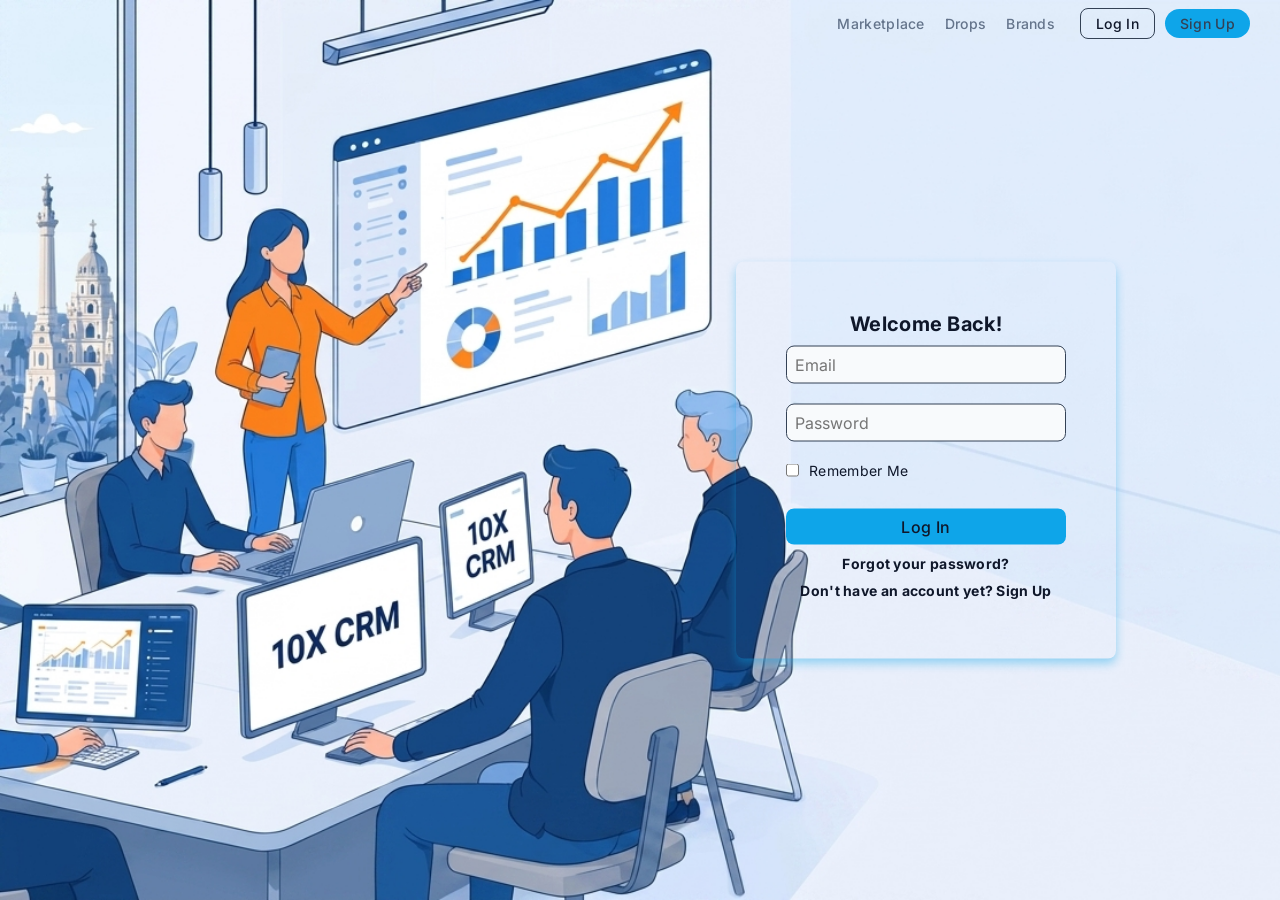
<file: index.html>
<!DOCTYPE html>
<html lang="en">
<head>
    <meta charset="UTF-8">
    <meta name="viewport" content="width=device-width, initial-scale=1.0">
    <title>10X CRM</title>
    <link rel="preconnect" href="https://fonts.googleapis.com">
    <link rel="preconnect" href="https://fonts.gstatic.com" crossorigin>
    <link href="https://fonts.googleapis.com/css2?family=Anton&family=Inter:ital,opsz,wght@0,14..32,100..900;1,14..32,100..900&family=Noto+Sans:ital,wght@0,100..900;1,100..900&family=Roboto+Mono:ital,wght@0,100..700;1,100..700&display=swap" rel="stylesheet">
    <link rel="stylesheet" href="css/style.css">
</head>
<body class="section-wrapper">

    <!-- header section with logo and navigation menu -->

    <header class="navbar">

        <nav class="nav-menu">
            <ul class="nav-links">
                <li><a href="#">Marketplace</a></li>
                <li><a href="#">Drops</a></li>
                <li><a href="#">Brands</a></li>
            </ul>

            <div class="nav-auth-buttons">
                <a href="index.html" class="btn-login">Log In</a>
                <a href="signup.html" class="btn-signup">Sign Up</a>
            </div>
        </nav>
    </header>

    <main class="main-content">
        <div class="login-main">
            <h1 class="login-title">Welcome Back!</h1>
            <form class="login">
                <input id= "emailInput" type="email" name="email" placeholder="Email">
                <input id= "passwordInput" type="password" name="password" placeholder="Password">
                <p id="errorMessage"></p>
                <div class="rememberme">
                    <input type="checkbox" id="rememberMe">
                    <label for="rememberMe">Remember Me</label>
                </div>
                <button class="login-button" type="submit">Log In</button>
            </form>
            <p class="forgot-password">
                <a href="forgot-password.html">Forgot your password?</a>
            </p>
            <p class="signup">
                <a href="signup.html">Don't have an account yet? Sign Up</a>
            </p>
        </div>
    </main>

    <script src="./js/guard.js"></script>
    <script src="./js/auth.js"></script>
</body>
</html>
</file>
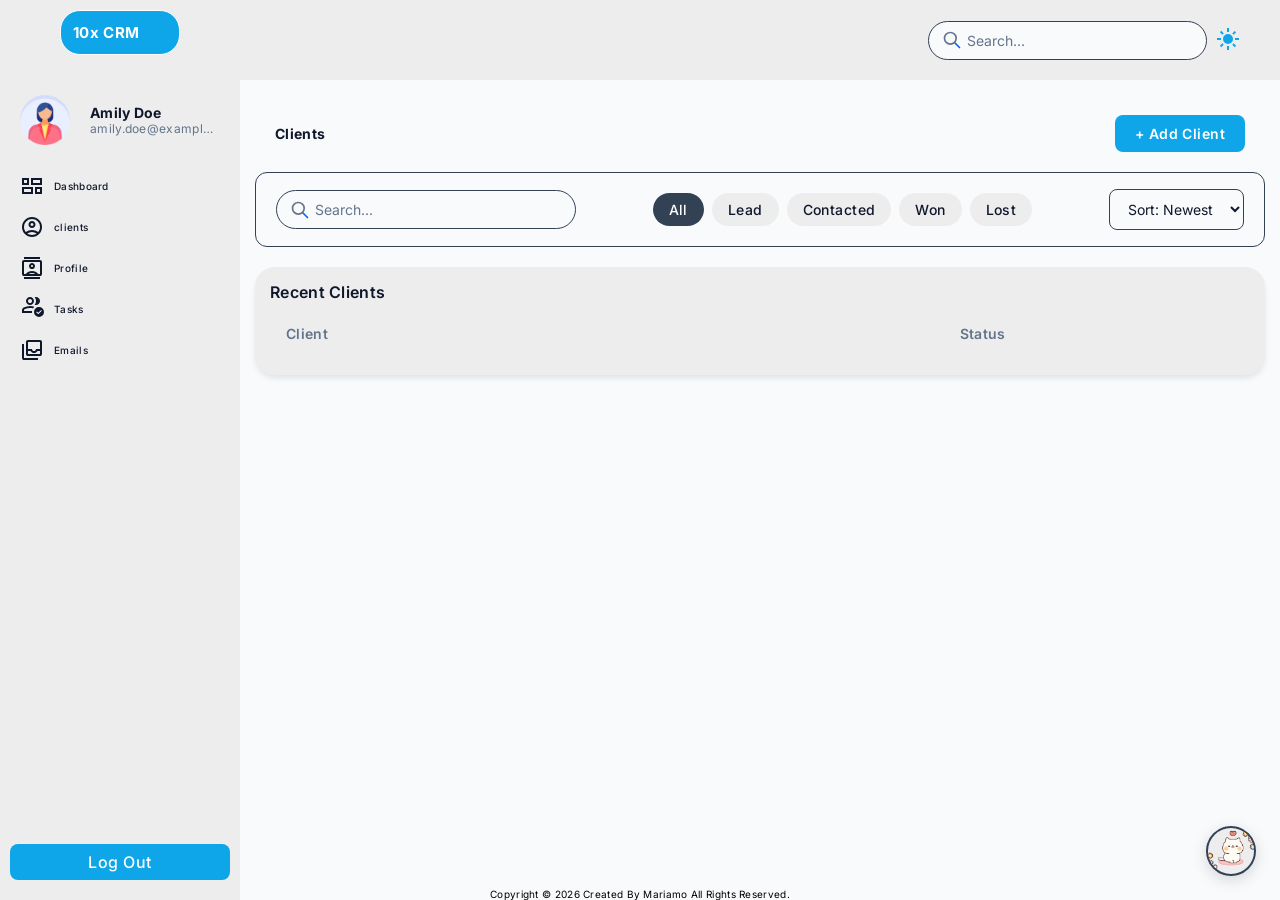
<file: clients.html>
<!DOCTYPE html>
<html lang="en">
<head>
    <meta charset="UTF-8">
    <meta name="viewport" content="width=device-width, initial-scale=1.0">
    <title>10X CRM</title>
    <link rel="preconnect" href="https://fonts.googleapis.com">
    <link rel="preconnect" href="https://fonts.gstatic.com" crossorigin>
    <link href="https://fonts.googleapis.com/css2?family=Anton&family=Inter:ital,opsz,wght@0,14..32,100..900;1,14..32,100..900&family=Noto+Sans:ital,wght@0,100..900;1,100..900&family=Roboto+Mono:ital,wght@0,100..700;1,100..700&display=swap" rel="stylesheet">
    <link rel="stylesheet" href="css/style.css">
</head>
<body class="app-layout">

    <input type="checkbox" id="burger-toggle" class="burger-toggle">

    <!-- header section with logo and navigation menu -->

    <header class="navbar dashboard">
        <nav class="nav-menu">
            <label for="burger-toggle" class="burger-label">
                <svg width="40px" height="40px" viewBox="0 0 24 24" fill="none" xmlns="http://www.w3.org/2000/svg">
                <path d="M8.12602 14C8.57006 15.7252 10.1362 17 12 17C13.8638 17 15.4299 15.7252 15.874 14M11.0177 2.764L4.23539 8.03912C3.78202 8.39175 3.55534 8.56806 3.39203 8.78886C3.24737 8.98444 3.1396 9.20478 3.07403 9.43905C3 9.70352 3 9.9907 3 10.5651V17.8C3 18.9201 3 19.4801 3.21799 19.908C3.40973 20.2843 3.71569 20.5903 4.09202 20.782C4.51984 21 5.07989 21 6.2 21H17.8C18.9201 21 19.4802 21 19.908 20.782C20.2843 20.5903 20.5903 20.2843 20.782 19.908C21 19.4801 21 18.9201 21 17.8V10.5651C21 9.9907 21 9.70352 20.926 9.43905C20.8604 9.20478 20.7526 8.98444 20.608 8.78886C20.4447 8.56806 20.218 8.39175 19.7646 8.03913L12.9823 2.764C12.631 2.49075 12.4553 2.35412 12.2613 2.3016C12.0902 2.25526 11.9098 2.25526 11.7387 2.3016C11.5447 2.35412 11.369 2.49075 11.0177 2.764Z" stroke="currentColor" stroke-width="2" stroke-linecap="round" stroke-linejoin="round"/>
                </svg>
            </label>
            <div class="right-side-header">
                <div class="search-box">
                    <svg class="search-icon" width="20px" height="20px" viewBox="0 0 24 24" id="search" data-name="Line Color" xmlns="http://www.w3.org/2000/svg">
                    <line id="secondary" x1="21" y1="21" x2="15" y2="15" style="fill: none; stroke: rgb(0 101 245); stroke-linecap: round; stroke-linejoin: round; stroke-width: 2;"></line>
                    <circle id="primary" cx="10" cy="10" r="7" style="fill: none; stroke: currentColor; stroke-linecap: round; stroke-linejoin: round; stroke-width: 2;"></circle>
                    </svg>
                    <input type="text" placeholder="Search...">
                </div>
                <button id="theme-switch">
                <svg xmlns="http://www.w3.org/2000/svg" height="24px" viewBox="0 -960 960 960" width="24px" fill="#1f1f1f"><path d="M338.5-338.5Q280-397 280-480t58.5-141.5Q397-680 480-680t141.5 58.5Q680-563 680-480t-58.5 141.5Q563-280 480-280t-141.5-58.5ZM200-440H40v-80h160v80Zm720 0H760v-80h160v80ZM440-760v-160h80v160h-80Zm0 720v-160h80v160h-80ZM256-650l-101-97 57-59 96 100-52 56Zm492 496-97-101 53-55 101 97-57 59Zm-98-550 97-101 59 57-100 96-56-52ZM154-212l101-97 55 53-97 101-59-57Z"/></svg>
                <svg xmlns="http://www.w3.org/2000/svg" height="24px" viewBox="0 -960 960 960" width="24px" fill="#1f1f1f"><path d="M600-640 480-760l120-120 120 120-120 120Zm200 120-80-80 80-80 80 80-80 80ZM483-80q-84 0-157.5-32t-128-86.5Q143-253 111-326.5T79-484q0-146 93-257.5T409-880q-18 99 11 193.5T520-521q71 71 165.5 100T879-410q-26 144-138 237T483-80Z"/></svg>
                </button>
            </div>
        </nav>
    </header>
    <aside class="main-aside">
        <div class="aside-logo">
            <a href="index.html">
                <h2 class="main-logo">10x CRM</h2>
                <!-- <img src="assets/logo.png" alt="10X CRM Logo" class="logo"> -->
            </a>
        </div>
        <div class="profile">
            <img src="./assets/profile.png" alt="Profile Picture" class="profile-picture">
            <div class="info">
                <h2 id="profile-name">Amily Doe</h2>
                <p id="profile-email">amily.doe@example.com</p>
            </div>    
        </div>
        <nav class= "sidebar">
            <ul class="aside-nav">
                <li class="aside-links">
                    <a href="dashboard.html">
                        <svg xmlns="http://www.w3.org/2000/svg" height="24px" viewBox="0 -960 960 960" width="24px" fill="#1f1f1f"><path d="M600-160v-280h280v280H600ZM440-520v-280h440v280H440ZM80-160v-280h440v280H80Zm0-360v-280h280v280H80Zm440-80h280v-120H520v120ZM160-240h280v-120H160v120Zm520 0h120v-120H680v120ZM160-600h120v-120H160v120Zm360 0Zm-80 240Zm240 0ZM280-600Z"/></svg>
                        <span>Dashboard</span>
                    </a>
                </li>
                <li class="aside-links">
                    <a href="clients.html">
                        <svg xmlns="http://www.w3.org/2000/svg" height="24px" viewBox="0 -960 960 960" width="24px" fill="#1f1f1f"><path d="M234-276q51-39 114-61.5T480-360q69 0 132 22.5T726-276q35-41 54.5-93T800-480q0-133-93.5-226.5T480-800q-133 0-226.5 93.5T160-480q0 59 19.5 111t54.5 93Zm146.5-204.5Q340-521 340-580t40.5-99.5Q421-720 480-720t99.5 40.5Q620-639 620-580t-40.5 99.5Q539-440 480-440t-99.5-40.5ZM480-80q-83 0-156-31.5T197-197q-54-54-85.5-127T80-480q0-83 31.5-156T197-763q54-54 127-85.5T480-880q83 0 156 31.5T763-763q54 54 85.5 127T880-480q0 83-31.5 156T763-197q-54 54-127 85.5T480-80Zm100-95.5q47-15.5 86-44.5-39-29-86-44.5T480-280q-53 0-100 15.5T294-220q39 29 86 44.5T480-160q53 0 100-15.5ZM523-537q17-17 17-43t-17-43q-17-17-43-17t-43 17q-17 17-17 43t17 43q17 17 43 17t43-17Zm-43-43Zm0 360Z"/></svg>
                        <span>clients</span>
                    </a>
                </li>
                <li class="aside-links">
                    <a href="profile.html">
                        <svg xmlns="http://www.w3.org/2000/svg" height="24px" viewBox="0 -960 960 960" width="24px" fill="#1f1f1f"><path d="M160-40v-80h640v80H160Zm0-800v-80h640v80H160Zm320 400q50 0 85-35t35-85q0-50-35-85t-85-35q-50 0-85 35t-35 85q0 50 35 85t85 35ZM160-160q-33 0-56.5-23.5T80-240v-480q0-33 23.5-56.5T160-800h640q33 0 56.5 23.5T880-720v480q0 33-23.5 56.5T800-160H160Zm70-80q45-56 109-88t141-32q77 0 141 32t109 88h70v-480H160v480h70Zm118 0h264q-29-20-62.5-30T480-280q-36 0-69.5 10T348-240Zm103.5-291.5Q440-543 440-560t11.5-28.5Q463-600 480-600t28.5 11.5Q520-577 520-560t-11.5 28.5Q497-520 480-520t-28.5-11.5ZM480-480Z"/></svg>
                        <span>Profile</span>
                    </a>
                </li>
                <li class="aside-links">
                    <a href="tasks.html">
                        <svg xmlns="http://www.w3.org/2000/svg" height="24px" viewBox="0 -960 960 960" width="24px" fill="#1f1f1f"><path d="M80-320v-112q0-34 17.5-62.5T144-538q62-31 126-46.5T400-600q45 0 89 7t88 22q-17 14-31 30.5T521-505q-30-8-60-11.5t-61-3.5q-56 0-111 13.5T180-466q-9 5-14.5 14t-5.5 20v32h323q-2 20-2 40t2 40H80Zm320-80ZM287-687q-47-47-47-113t47-113q47-47 113-47t113 47q47 47 47 113t-47 113q-47 47-113 47t-113-47Zm169.5-56.5Q480-767 480-800t-23.5-56.5Q433-880 400-880t-56.5 23.5Q320-833 320-800t23.5 56.5Q367-720 400-720t56.5-23.5ZM400-800Zm353 113q-47 47-113 47-11 0-28-2.5t-28-5.5q27-32 41.5-71t14.5-81q0-42-14.5-81T584-952q14-5 28-6.5t28-1.5q66 0 113 47t47 113q0 66-47 113Zm7 527q-83 0-141.5-58.5T560-360q0-84 58.5-142T760-560q84 0 142 58t58 142q0 83-58 141.5T760-160Zm-28-110 141-142-28-28-113 113-57-57-28 29 85 85Z"/></svg>
                        <span>Tasks</span>
                    </a>
                </li>
                <li class="aside-links">
                    <a href="email.html">
                        <svg xmlns="http://www.w3.org/2000/svg" height="24px" viewBox="0 -960 960 960" width="24px" fill="#1f1f1f"><path d="M320-320h480v-120H698q-21 37-58 58.5T560-360q-42 0-79-21.5T422-440H320v120Zm240-120q34 0 57-23.5t23-56.5h160v-280H320v280h160q0 33 23.5 56.5T560-440ZM320-240q-33 0-56.5-23.5T240-320v-480q0-33 23.5-56.5T320-880h480q33 0 56.5 23.5T880-800v480q0 33-23.5 56.5T800-240H320ZM160-80q-33 0-56.5-23.5T80-160v-560h80v560h560v80H160Zm160-240h480-480Z"/></svg>
                        <span>Emails</span>
                    </a>
                </li>
            </ul>
            <button class="logout-btn">
                <a href="index.html">
                    Log Out
                </a>
            </button>
        </nav>

    </aside>

    <label for="burger-toggle" class="burger-overlay"></label>

    <main class="dashboard-content">
        <section class="clients-container">
    
            <div class="clients-header">
                <h2 class="clients-title">Clients</h2>
                <button class="add-client-btn">+ Add Client</button>
            </div>

            <section class="filters-panel">
                <div class="search-box">
                    <svg class="search-icon" width="20px" height="20px" viewBox="0 0 24 24" id="search" data-name="Line Color" xmlns="http://www.w3.org/2000/svg">
                    <line id="secondary" x1="21" y1="21" x2="15" y2="15" style="fill: none; stroke: rgb(0 101 245); stroke-linecap: round; stroke-linejoin: round; stroke-width: 2;"></line>
                    <circle id="primary" cx="10" cy="10" r="7" style="fill: none; stroke: currentColor; stroke-linecap: round; stroke-linejoin: round; stroke-width: 2;"></circle>
                    </svg>
                    <input type="text" placeholder="Search...">
                </div>

                <div class="filter-chips">
                    <button class="chip active">All</button>
                    <button class="chip">Lead</button>
                    <button class="chip">Contacted</button>
                    <button class="chip">Won</button>
                    <button class="chip">Lost</button>
                </div>

                <div class="sort-box">
                    <select>
                        <option value="newest">Sort: Newest</option>
                        <option value="oldest">Sort: Oldest</option>
                        <option value="name">Sort: Name</option>
                    </select>
                </div>
            </section>
            <article class="panel clients-card">
                <h2 class="card-title">Recent Clients</h2>
                <div class="table-responsive">
                    <table class="clients-table">
                        <thead>
                            <tr>
                                <th>Client</th>
                                <th>Status</th>
                            </tr>
                        </thead>
                        <tbody id="clientsTableBody">

                        </tbody>
                    </table>
                </div>
            </article>
        </section>
        <div class="modal-overlay" id="addClientModal">
            <div class="modal-content">
                <div class="modal-header">
                    <h2>Add Client</h2>
                    <button class="modal-close-btn">
                        <svg width="20px" height="20px" viewBox="0 0 24 24" fill="none" xmlns="http://www.w3.org/2000/svg">
                            <path d="M14.5 9.50002L9.5 14.5M9.49998 9.5L14.5 14.5" stroke="#1C274C" stroke-width="1.5" stroke-linecap="round"/>
                            <path d="M22 12C22 16.714 22 19.0711 20.5355 20.5355C19.0711 22 16.714 22 12 22C7.28595 22 4.92893 22 3.46447 20.5355C2 19.0711 2 16.714 2 12C2 7.28595 2 4.92893 3.46447 3.46447C4.92893 2 7.28595 2 12 2C16.714 2 19.0711 2 20.5355 3.46447C21.5093 4.43821 21.8356 5.80655 21.9449 8" stroke="#1C274C" stroke-width="1.5" stroke-linecap="round"/>
                        </svg>
                    </button>
                </div>
                <form id="addClientForm">
                    <div class="form-row">
                        <div class="form-group">
                            <label>Name</label>
                            <input type="text" id="clientName" required>
                        </div>
                        <div class="form-group">
                            <label>Email</label>
                            <input type="email" id="clientEmail" required>
                        </div>
                    </div>
                    <div class="form-row">
                        <div class="form-group">
                            <label>Phone</label>
                            <input type="text" id="clientPhone">
                        </div>
                        <div class="form-group">
                            <label>Company</label>
                            <input type="text" id="clientCompany">
                        </div>
                    </div>
                    <div class="form-row">
                        <div class="form-group">
                            <label>Deal Value</label>
                            <input type="number" id="clientDealValue" required>
                        </div>
                        <div class="form-group">
                            <label>Status</label>
                            <select id="clientStatus">
                                <option value="Lead">Lead</option>
                                <option value="Contacted">Contacted</option>
                                <option value="Won">Won</option>
                                <option value="Lost">Lost</option>
                            </select>
                        </div>
                    </div>
                    <button type="submit" class="save-client-btn">Save Client</button>
                </form>
            </div>
        </div>
    </main>
    <div class="modal-overlay" id="clientDetailsModal">
    <div class="details-modal-content">
        <div class="details-left">
            <h2 id="detailName">sewedwed</h2>
            <p><strong>Email:</strong> <span id="detailEmail">qwdwd@xdddd</span></p>
            <p><strong>Phone:</strong> <span id="detailPhone">wdqwd</span></p>
            <p><strong>Company:</strong> <span id="detailCompany">aqaq</span></p>
            <p><strong>Status:</strong> <span id="detailStatus">Lead</span></p>
            <p><strong>Deal Value:</strong> <span id="detailDealValue">$32,323</span></p>
            <p><strong>Created:</strong> <span id="detailCreatedAt">Jul 19, 2026</span></p>
        </div>
        <div class="details-right">
            <h3>Add Note</h3>
            <textarea id="noteInput" placeholder="Add a recent update"></textarea>
            
            <div class="actions-row">
                <button type="button" class="save-note-btn">Save Note</button>
                <button type="button" class="reminder-btn">Set Reminder</button>
            </div>

            <div class="notes-list" id="notesListContainer">
                <div class="note-item">
                    <div class="note-date">Jul 21, 2026</div>
                    <p class="note-text">e</p>
                </div>
            </div>
        </div>

        <button type="button" class="close-modal-x" id="closeDetailsModal">
            <svg width="20px" height="20px" viewBox="0 0 24 24" fill="none" xmlns="http://www.w3.org/2000/svg">
                    <path d="M14.5 9.50002L9.5 14.5M9.49998 9.5L14.5 14.5" stroke="#1C274C" stroke-width="1.5" stroke-linecap="round"/>
                    <path d="M22 12C22 16.714 22 19.0711 20.5355 20.5355C19.0711 22 16.714 22 12 22C7.28595 22 4.92893 22 3.46447 20.5355C2 19.0711 2 16.714 2 12C2 7.28595 2 4.92893 3.46447 3.46447C4.92893 2 7.28595 2 12 2C16.714 2 19.0711 2 20.5355 3.46447C21.5093 4.43821 21.8356 5.80655 21.9449 8" stroke="#1C274C" stroke-width="1.5" stroke-linecap="round"/>
            </svg>
        </button>
    </div>
</div>
    <div id="toastMessage" class="toast-message">Client added  successfully!</div>

    <footer>
        <p>
        Copyright © 2026 Created By Mariamo All Rights Reserved.
        </p>
  </footer>

  <div class="easter-egg-container">
    <input type="checkbox" id="cat-toggle" class="cat-checkbox">
    
    <label for="cat-toggle" class="cat-btn" title="Click for mood">
        <img src="./assets/lovely-cat.gif" alt="Cat Button" class="btn-avatar">
    </label>

    <div class="cat-popup">
        <label for="cat-toggle" class="popup-overlay"></label>
        <div class="popup-content">
            <label for="cat-toggle" class="close-btn">
                <svg width="20px" height="20px" viewBox="0 0 24 24" fill="none" xmlns="http://www.w3.org/2000/svg">
                    <path d="M14.5 9.50002L9.5 14.5M9.49998 9.5L14.5 14.5" stroke="#1C274C" stroke-width="1.5" stroke-linecap="round"/>
                    <path d="M22 12C22 16.714 22 19.0711 20.5355 20.5355C19.0711 22 16.714 22 12 22C7.28595 22 4.92893 22 3.46447 20.5355C2 19.0711 2 16.714 2 12C2 7.28595 2 4.92893 3.46447 3.46447C4.92893 2 7.28595 2 12 2C16.714 2 19.0711 2 20.5355 3.46447C21.5093 4.43821 21.8356 5.80655 21.9449 8" stroke="#1C274C" stroke-width="1.5" stroke-linecap="round"/>
                </svg>
            </label>
        <h3 class="popup-title">Current Mental Status</h3>
        <img src="./assets/funny-cat.gif" alt="Funny Cat GIF" class="popup-gif">
        <p class="popup-text">"I've had enough of this CRM for today."</p>
        </div>
    </div>
</div>

    <script src="./js/clients.js"></script>
    <script src="./js/darkmode.js"></script>
</body>
</html>
</file>
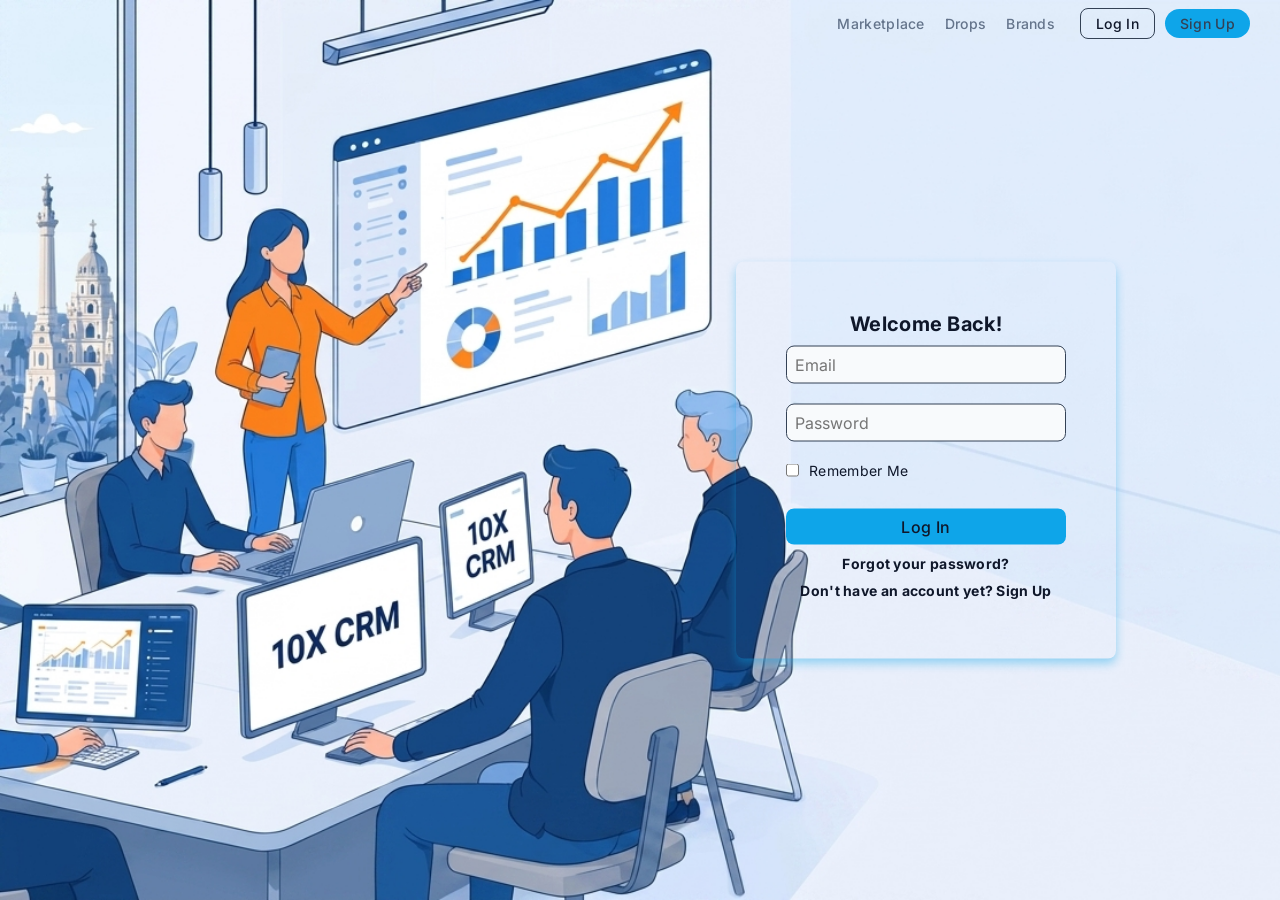
<file: dashboard.html>
<!DOCTYPE html>
<html lang="en">
<head>
    <meta charset="UTF-8">
    <meta name="viewport" content="width=device-width, initial-scale=1.0">
    <title>10X CRM</title>
    <link rel="preconnect" href="https://fonts.googleapis.com">
    <link rel="preconnect" href="https://fonts.gstatic.com" crossorigin>
    <link href="https://fonts.googleapis.com/css2?family=Anton&family=Inter:ital,opsz,wght@0,14..32,100..900;1,14..32,100..900&family=Noto+Sans:ital,wght@0,100..900;1,100..900&family=Roboto+Mono:ital,wght@0,100..700;1,100..700&display=swap" rel="stylesheet">
    <link rel="stylesheet" href="css/style.css">
</head>
<body class="app-layout">

    <input type="checkbox" id="burger-toggle" class="burger-toggle">

    <!-- header section with logo and navigation menu -->

    <header class="navbar dashboard">

        <nav class="nav-menu">
            <label for="burger-toggle" class="burger-label">
                <svg width="40px" height="40px" viewBox="0 0 24 24" fill="none" xmlns="http://www.w3.org/2000/svg">
                <path d="M8.12602 14C8.57006 15.7252 10.1362 17 12 17C13.8638 17 15.4299 15.7252 15.874 14M11.0177 2.764L4.23539 8.03912C3.78202 8.39175 3.55534 8.56806 3.39203 8.78886C3.24737 8.98444 3.1396 9.20478 3.07403 9.43905C3 9.70352 3 9.9907 3 10.5651V17.8C3 18.9201 3 19.4801 3.21799 19.908C3.40973 20.2843 3.71569 20.5903 4.09202 20.782C4.51984 21 5.07989 21 6.2 21H17.8C18.9201 21 19.4802 21 19.908 20.782C20.2843 20.5903 20.5903 20.2843 20.782 19.908C21 19.4801 21 18.9201 21 17.8V10.5651C21 9.9907 21 9.70352 20.926 9.43905C20.8604 9.20478 20.7526 8.98444 20.608 8.78886C20.4447 8.56806 20.218 8.39175 19.7646 8.03913L12.9823 2.764C12.631 2.49075 12.4553 2.35412 12.2613 2.3016C12.0902 2.25526 11.9098 2.25526 11.7387 2.3016C11.5447 2.35412 11.369 2.49075 11.0177 2.764Z" stroke="currentColor" stroke-width="2" stroke-linecap="round" stroke-linejoin="round"/>
                </svg>
            </label>
            <div class="right-side-header">
                <div class="search-box">
                    <svg class="search-icon" width="20px" height="20px" viewBox="0 0 24 24" id="search" data-name="Line Color" xmlns="http://www.w3.org/2000/svg">
                    <line id="secondary" x1="21" y1="21" x2="15" y2="15" style="fill: none; stroke: rgb(0 101 245); stroke-linecap: round; stroke-linejoin: round; stroke-width: 2;"></line>
                    <circle id="primary" cx="10" cy="10" r="7" style="fill: none; stroke: currentColor; stroke-linecap: round; stroke-linejoin: round; stroke-width: 2;"></circle>
                    </svg>
                    <input type="text" placeholder="Search...">
                </div>
                <button id="theme-switch">
                <svg xmlns="http://www.w3.org/2000/svg" height="24px" viewBox="0 -960 960 960" width="24px" fill="#1f1f1f"><path d="M338.5-338.5Q280-397 280-480t58.5-141.5Q397-680 480-680t141.5 58.5Q680-563 680-480t-58.5 141.5Q563-280 480-280t-141.5-58.5ZM200-440H40v-80h160v80Zm720 0H760v-80h160v80ZM440-760v-160h80v160h-80Zm0 720v-160h80v160h-80ZM256-650l-101-97 57-59 96 100-52 56Zm492 496-97-101 53-55 101 97-57 59Zm-98-550 97-101 59 57-100 96-56-52ZM154-212l101-97 55 53-97 101-59-57Z"/></svg>
                <svg xmlns="http://www.w3.org/2000/svg" height="24px" viewBox="0 -960 960 960" width="24px" fill="#1f1f1f"><path d="M600-640 480-760l120-120 120 120-120 120Zm200 120-80-80 80-80 80 80-80 80ZM483-80q-84 0-157.5-32t-128-86.5Q143-253 111-326.5T79-484q0-146 93-257.5T409-880q-18 99 11 193.5T520-521q71 71 165.5 100T879-410q-26 144-138 237T483-80Z"/></svg>
                </button>
            </div>
        </nav>
    </header>
    <aside class="main-aside">
        <div class="aside-logo">
            <a href="index.html">
                <h2 class="main-logo">10x CRM</h2>
                <!-- <img src="assets/logo.png" alt="10X CRM Logo" class="logo"> -->
            </a>
        </div>
        <div class="profile">
            <img src="./assets/profile.png" alt="Profile Picture" class="profile-picture">
            <div class="info">
                <h2 id="profile-name">Amily Doe</h2>
                <p id="profile-email">amily.doe@example.com</p>
            </div>    
        </div>
        <nav class= "sidebar">
            <ul class="aside-nav">
                <li class="aside-links">
                    <a href="dashboard.html">
                        <svg xmlns="http://www.w3.org/2000/svg" height="24px" viewBox="0 -960 960 960" width="24px" fill="#1f1f1f"><path d="M600-160v-280h280v280H600ZM440-520v-280h440v280H440ZM80-160v-280h440v280H80Zm0-360v-280h280v280H80Zm440-80h280v-120H520v120ZM160-240h280v-120H160v120Zm520 0h120v-120H680v120ZM160-600h120v-120H160v120Zm360 0Zm-80 240Zm240 0ZM280-600Z"/></svg>
                        <span>Dashboard</span>
                    </a>
                </li>
                <li class="aside-links">
                    <a href="clients.html">
                        <svg xmlns="http://www.w3.org/2000/svg" height="24px" viewBox="0 -960 960 960" width="24px" fill="#1f1f1f"><path d="M234-276q51-39 114-61.5T480-360q69 0 132 22.5T726-276q35-41 54.5-93T800-480q0-133-93.5-226.5T480-800q-133 0-226.5 93.5T160-480q0 59 19.5 111t54.5 93Zm146.5-204.5Q340-521 340-580t40.5-99.5Q421-720 480-720t99.5 40.5Q620-639 620-580t-40.5 99.5Q539-440 480-440t-99.5-40.5ZM480-80q-83 0-156-31.5T197-197q-54-54-85.5-127T80-480q0-83 31.5-156T197-763q54-54 127-85.5T480-880q83 0 156 31.5T763-763q54 54 85.5 127T880-480q0 83-31.5 156T763-197q-54 54-127 85.5T480-80Zm100-95.5q47-15.5 86-44.5-39-29-86-44.5T480-280q-53 0-100 15.5T294-220q39 29 86 44.5T480-160q53 0 100-15.5ZM523-537q17-17 17-43t-17-43q-17-17-43-17t-43 17q-17 17-17 43t17 43q17 17 43 17t43-17Zm-43-43Zm0 360Z"/></svg>
                        <span>clients</span>
                    </a>
                </li>
                <li class="aside-links">
                    <a href="profile.html">
                        <svg xmlns="http://www.w3.org/2000/svg" height="24px" viewBox="0 -960 960 960" width="24px" fill="#1f1f1f"><path d="M160-40v-80h640v80H160Zm0-800v-80h640v80H160Zm320 400q50 0 85-35t35-85q0-50-35-85t-85-35q-50 0-85 35t-35 85q0 50 35 85t85 35ZM160-160q-33 0-56.5-23.5T80-240v-480q0-33 23.5-56.5T160-800h640q33 0 56.5 23.5T880-720v480q0 33-23.5 56.5T800-160H160Zm70-80q45-56 109-88t141-32q77 0 141 32t109 88h70v-480H160v480h70Zm118 0h264q-29-20-62.5-30T480-280q-36 0-69.5 10T348-240Zm103.5-291.5Q440-543 440-560t11.5-28.5Q463-600 480-600t28.5 11.5Q520-577 520-560t-11.5 28.5Q497-520 480-520t-28.5-11.5ZM480-480Z"/></svg>
                        <span>Profile</span>
                    </a>
                </li>
                <li class="aside-links">
                    <a href="tasks.html">
                        <svg xmlns="http://www.w3.org/2000/svg" height="24px" viewBox="0 -960 960 960" width="24px" fill="#1f1f1f"><path d="M80-320v-112q0-34 17.5-62.5T144-538q62-31 126-46.5T400-600q45 0 89 7t88 22q-17 14-31 30.5T521-505q-30-8-60-11.5t-61-3.5q-56 0-111 13.5T180-466q-9 5-14.5 14t-5.5 20v32h323q-2 20-2 40t2 40H80Zm320-80ZM287-687q-47-47-47-113t47-113q47-47 113-47t113 47q47 47 47 113t-47 113q-47 47-113 47t-113-47Zm169.5-56.5Q480-767 480-800t-23.5-56.5Q433-880 400-880t-56.5 23.5Q320-833 320-800t23.5 56.5Q367-720 400-720t56.5-23.5ZM400-800Zm353 113q-47 47-113 47-11 0-28-2.5t-28-5.5q27-32 41.5-71t14.5-81q0-42-14.5-81T584-952q14-5 28-6.5t28-1.5q66 0 113 47t47 113q0 66-47 113Zm7 527q-83 0-141.5-58.5T560-360q0-84 58.5-142T760-560q84 0 142 58t58 142q0 83-58 141.5T760-160Zm-28-110 141-142-28-28-113 113-57-57-28 29 85 85Z"/></svg>
                        <span>Tasks</span>
                    </a>
                </li>
                <li class="aside-links">
                    <a href="email.html">
                        <svg xmlns="http://www.w3.org/2000/svg" height="24px" viewBox="0 -960 960 960" width="24px" fill="#1f1f1f"><path d="M320-320h480v-120H698q-21 37-58 58.5T560-360q-42 0-79-21.5T422-440H320v120Zm240-120q34 0 57-23.5t23-56.5h160v-280H320v280h160q0 33 23.5 56.5T560-440ZM320-240q-33 0-56.5-23.5T240-320v-480q0-33 23.5-56.5T320-880h480q33 0 56.5 23.5T880-800v480q0 33-23.5 56.5T800-240H320ZM160-80q-33 0-56.5-23.5T80-160v-560h80v560h560v80H160Zm160-240h480-480Z"/></svg>
                        <span>Emails</span>
                    </a>
                </li>
            </ul>
            <button class="logout-btn">
                <a href="index.html">
                    Log Out
                </a>
            </button>
        </nav>

    </aside>

    <label for="burger-toggle" class="burger-overlay"></label>

    <main class="dashboard-content">
        <section class="welcome-clock">
            <div class="welcome-box">
                <h2 id="welcomeText">Welcome back!</h2>
                <div id="liveClock"></div>
            </div>
        </section>

        <section class="stats-grid">
            <article class="stat-card">
                <span class="stat-title">Total Clients</span>
                <h3 class="stat-value" id="totalClients">13</h3>
            </article>
            <article class="stat-card">
                <span class="stat-title">Active Deals</span>
                <h3 class="stat-value" id="activeDeals">13</h3>
            </article>
            <article class="stat-card">
                <span class="stat-title">Won Revenue</span>
                <h3 class="stat-value" id="wonRevenue">$0</h3>
            </article>
            <article class="stat-card">
                <span class="stat-title">New This Week</span>
                <h3 class="stat-value" id="newThisWeek">7</h3>
            </article>
        </section>

        <section class="dashboard-grid">
            <div class="left-pipeline"> 
                <article class="panel pipeline-card">
                    <h2 class="card-title">Pipeline Overview</h2>
                    <div class="pipeline-item">
                        <div class="pipeline-info">
                            <span>Lead</span>
                            <span id="leadCount">0</span>
                        </div>
                        <div class="progress-bar">
                            <div class="progress-fill" id="leadProgress"></div>
                        </div>
                    </div>
                    <div class="pipeline-item">
                        <div class="pipeline-info">
                            <span>Contacted</span>
                            <span id="contactedCount">0</span>
                        </div>
                        <div class="progress-bar">
                            <div class="progress-fill" id="contactedProgress"></div>
                        </div>
                    </div>
                    <div class="pipeline-item">
                        <div class="pipeline-info">
                            <span>Won</span>
                            <span id="wonCount">0</span>
                        </div>
                        <div class="progress-bar">
                            <div class="progress-fill" id="wonProgress"></div>
                        </div>
                    </div>
                    <div class="pipeline-item">
                        <div class="pipeline-info">
                            <span>Lost</span>
                            <span id="lostCount">0</span>
                        </div>
                        <div class="progress-bar">
                            <div class="progress-fill" id="lostProgress"></div>
                        </div>
                    </div>
                </article>
                <article class="panel pipeline-card">
                <h2 class="card-title">Tasks</h2>
                <div class="chart-wrapper">
                    <div class="chart chart-completed">
                        <div class="chart-inner">
                            <p>Completed 100%</p>
                        </div>
                    </div>
                    <div class="chart chart-progress">
                        <div class="chart-inner">
                            <p>In progress 80%</p>
                        </div>
                    </div>
                    <div class="chart chart-pending">
                        <div class="chart-inner">
                            <p>Not started 20%</p>
                        </div>
                    </div>
                </div>
            </article>
            </div>    
            <article class="panel clients-card">
                <h2 class="card-title">Recent Clients</h2>
                <div class="table-responsive">
                    <table class="clients-table">
                       <thead>
                        <tr>
                            <th>Client</th>
                            <th>Status</th>
                        </tr>
                    </thead>
                        <tbody id="clientsTableBody">
                           
                        </tbody>
                    </table>
                </div>
            </article>
        </section>
    </main>

    <footer>
        <p>
        Copyright © 2026 Created By Mariamo All Rights Reserved.
        </p>
  </footer>

  
  <div class="easter-egg-container">
    <input type="checkbox" id="cat-toggle" class="cat-checkbox">
    
    <label for="cat-toggle" class="cat-btn" title="Click for mood">
        <img src="./assets/lovely-cat.gif" alt="Cat Button" class="btn-avatar">
    </label>

    <div class="cat-popup">
        <label for="cat-toggle" class="popup-overlay"></label>
        <div class="popup-content">
            <label for="cat-toggle" class="close-btn">
                <svg width="20px" height="20px" viewBox="0 0 24 24" fill="none" xmlns="http://www.w3.org/2000/svg">
                    <path d="M14.5 9.50002L9.5 14.5M9.49998 9.5L14.5 14.5" stroke="#1C274C" stroke-width="1.5" stroke-linecap="round"/>
                    <path d="M22 12C22 16.714 22 19.0711 20.5355 20.5355C19.0711 22 16.714 22 12 22C7.28595 22 4.92893 22 3.46447 20.5355C2 19.0711 2 16.714 2 12C2 7.28595 2 4.92893 3.46447 3.46447C4.92893 2 7.28595 2 12 2C16.714 2 19.0711 2 20.5355 3.46447C21.5093 4.43821 21.8356 5.80655 21.9449 8" stroke="#1C274C" stroke-width="1.5" stroke-linecap="round"/>
                </svg>
            </label>
        <h3 class="popup-title">Current Mental Status</h3>
        <img src="./assets/funny-cat.gif" alt="Funny Cat GIF" class="popup-gif">
        <p class="popup-text">"I've had enough of this CRM for today."</p>
        </div>
    </div>
</div>


    <!-- script for dark mode -->
    <script src="js/darkmode.js"></script>
    <script src="./js/dashboard.js"></script>
    <script src="./js/guard.js"></script>
</body>
</html>
</file>
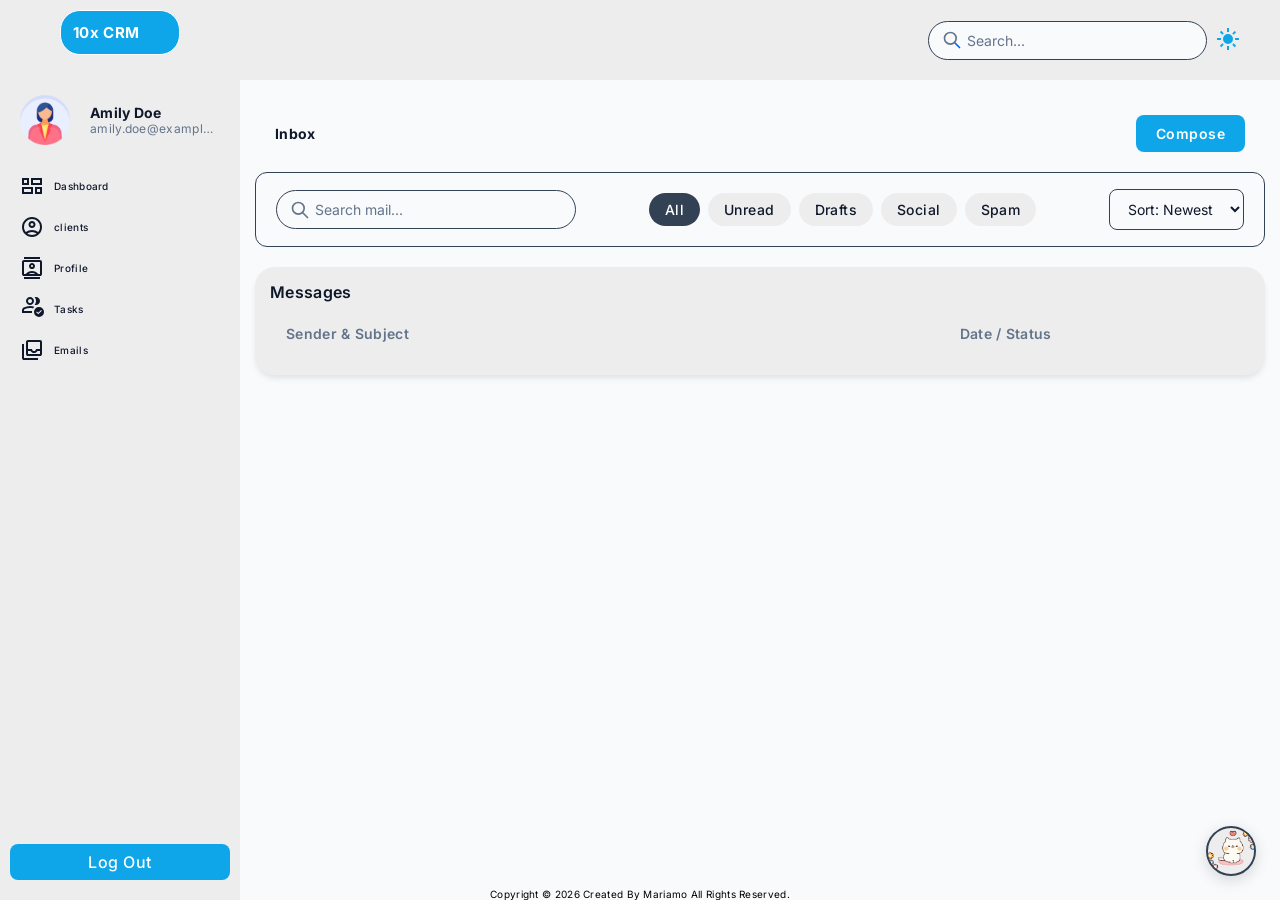
<file: email.html>
<!DOCTYPE html>
<html lang="en">
<head>
    <meta charset="UTF-8">
    <meta name="viewport" content="width=device-width, initial-scale=1.0">
    <title>10X CRM</title>
    <link rel="preconnect" href="https://fonts.googleapis.com">
    <link rel="preconnect" href="https://fonts.gstatic.com" crossorigin>
    <link href="https://fonts.googleapis.com/css2?family=Anton&family=Inter:ital,opsz,wght@0,14..32,100..900;1,14..32,100..900&family=Noto+Sans:ital,wght@0,100..900;1,100..900&family=Roboto+Mono:ital,wght@0,100..700;1,100..700&display=swap" rel="stylesheet">
    <link rel="stylesheet" href="css/style.css">
</head>
<body class="app-layout">

    <input type="checkbox" id="burger-toggle" class="burger-toggle">

    <!-- header section with logo and navigation menu -->

    <header class="navbar dashboard">

        <nav class="nav-menu">
            <label for="burger-toggle" class="burger-label">
                <svg width="40px" height="40px" viewBox="0 0 24 24" fill="none" xmlns="http://www.w3.org/2000/svg">
                <path d="M8.12602 14C8.57006 15.7252 10.1362 17 12 17C13.8638 17 15.4299 15.7252 15.874 14M11.0177 2.764L4.23539 8.03912C3.78202 8.39175 3.55534 8.56806 3.39203 8.78886C3.24737 8.98444 3.1396 9.20478 3.07403 9.43905C3 9.70352 3 9.9907 3 10.5651V17.8C3 18.9201 3 19.4801 3.21799 19.908C3.40973 20.2843 3.71569 20.5903 4.09202 20.782C4.51984 21 5.07989 21 6.2 21H17.8C18.9201 21 19.4802 21 19.908 20.782C20.2843 20.5903 20.5903 20.2843 20.782 19.908C21 19.4801 21 18.9201 21 17.8V10.5651C21 9.9907 21 9.70352 20.926 9.43905C20.8604 9.20478 20.7526 8.98444 20.608 8.78886C20.4447 8.56806 20.218 8.39175 19.7646 8.03913L12.9823 2.764C12.631 2.49075 12.4553 2.35412 12.2613 2.3016C12.0902 2.25526 11.9098 2.25526 11.7387 2.3016C11.5447 2.35412 11.369 2.49075 11.0177 2.764Z" stroke="currentColor" stroke-width="2" stroke-linecap="round" stroke-linejoin="round"/>
                </svg>
            </label>
            <div class="right-side-header">
                <div class="search-box">
                    <svg class="search-icon" width="20px" height="20px" viewBox="0 0 24 24" id="search" data-name="Line Color" xmlns="http://www.w3.org/2000/svg">
                    <line id="secondary" x1="21" y1="21" x2="15" y2="15" style="fill: none; stroke: rgb(0 101 245); stroke-linecap: round; stroke-linejoin: round; stroke-width: 2;"></line>
                    <circle id="primary" cx="10" cy="10" r="7" style="fill: none; stroke: currentColor; stroke-linecap: round; stroke-linejoin: round; stroke-width: 2;"></circle>
                    </svg>
                    <input type="text" placeholder="Search...">
                </div>
                <button id="theme-switch">
                <svg xmlns="http://www.w3.org/2000/svg" height="24px" viewBox="0 -960 960 960" width="24px" fill="#1f1f1f"><path d="M338.5-338.5Q280-397 280-480t58.5-141.5Q397-680 480-680t141.5 58.5Q680-563 680-480t-58.5 141.5Q563-280 480-280t-141.5-58.5ZM200-440H40v-80h160v80Zm720 0H760v-80h160v80ZM440-760v-160h80v160h-80Zm0 720v-160h80v160h-80ZM256-650l-101-97 57-59 96 100-52 56Zm492 496-97-101 53-55 101 97-57 59Zm-98-550 97-101 59 57-100 96-56-52ZM154-212l101-97 55 53-97 101-59-57Z"/></svg>
                <svg xmlns="http://www.w3.org/2000/svg" height="24px" viewBox="0 -960 960 960" width="24px" fill="#1f1f1f"><path d="M600-640 480-760l120-120 120 120-120 120Zm200 120-80-80 80-80 80 80-80 80ZM483-80q-84 0-157.5-32t-128-86.5Q143-253 111-326.5T79-484q0-146 93-257.5T409-880q-18 99 11 193.5T520-521q71 71 165.5 100T879-410q-26 144-138 237T483-80Z"/></svg>
                </button>
            </div>
        </nav>
    </header>
    <aside class="main-aside">
        <div class="aside-logo">
            <a href="index.html">
                <h2 class="main-logo">10x CRM</h2>
                <!-- <img src="assets/logo.png" alt="10X CRM Logo" class="logo"> -->
            </a>
        </div>
        <div class="profile">
            <img src="./assets/profile.png" alt="Profile Picture" class="profile-picture">
            <div class="info">
                <h2 id="profile-name">Amily Doe</h2>
                <p id="profile-email">amily.doe@example.com</p>
            </div>    
        </div>
        <nav class= "sidebar">
            <ul class="aside-nav">
                <li class="aside-links">
                    <a href="dashboard.html">
                        <svg xmlns="http://www.w3.org/2000/svg" height="24px" viewBox="0 -960 960 960" width="24px" fill="#1f1f1f"><path d="M600-160v-280h280v280H600ZM440-520v-280h440v280H440ZM80-160v-280h440v280H80Zm0-360v-280h280v280H80Zm440-80h280v-120H520v120ZM160-240h280v-120H160v120Zm520 0h120v-120H680v120ZM160-600h120v-120H160v120Zm360 0Zm-80 240Zm240 0ZM280-600Z"/></svg>
                        <span>Dashboard</span>
                    </a>
                </li>
                <li class="aside-links">
                    <a href="clients.html">
                        <svg xmlns="http://www.w3.org/2000/svg" height="24px" viewBox="0 -960 960 960" width="24px" fill="#1f1f1f"><path d="M234-276q51-39 114-61.5T480-360q69 0 132 22.5T726-276q35-41 54.5-93T800-480q0-133-93.5-226.5T480-800q-133 0-226.5 93.5T160-480q0 59 19.5 111t54.5 93Zm146.5-204.5Q340-521 340-580t40.5-99.5Q421-720 480-720t99.5 40.5Q620-639 620-580t-40.5 99.5Q539-440 480-440t-99.5-40.5ZM480-80q-83 0-156-31.5T197-197q-54-54-85.5-127T80-480q0-83 31.5-156T197-763q54-54 127-85.5T480-880q83 0 156 31.5T763-763q54 54 85.5 127T880-480q0 83-31.5 156T763-197q-54 54-127 85.5T480-80Zm100-95.5q47-15.5 86-44.5-39-29-86-44.5T480-280q-53 0-100 15.5T294-220q39 29 86 44.5T480-160q53 0 100-15.5ZM523-537q17-17 17-43t-17-43q-17-17-43-17t-43 17q-17 17-17 43t17 43q17 17 43 17t43-17Zm-43-43Zm0 360Z"/></svg>
                        <span>clients</span>
                    </a>
                </li>
                <li class="aside-links">
                    <a href="profile.html">
                        <svg xmlns="http://www.w3.org/2000/svg" height="24px" viewBox="0 -960 960 960" width="24px" fill="#1f1f1f"><path d="M160-40v-80h640v80H160Zm0-800v-80h640v80H160Zm320 400q50 0 85-35t35-85q0-50-35-85t-85-35q-50 0-85 35t-35 85q0 50 35 85t85 35ZM160-160q-33 0-56.5-23.5T80-240v-480q0-33 23.5-56.5T160-800h640q33 0 56.5 23.5T880-720v480q0 33-23.5 56.5T800-160H160Zm70-80q45-56 109-88t141-32q77 0 141 32t109 88h70v-480H160v480h70Zm118 0h264q-29-20-62.5-30T480-280q-36 0-69.5 10T348-240Zm103.5-291.5Q440-543 440-560t11.5-28.5Q463-600 480-600t28.5 11.5Q520-577 520-560t-11.5 28.5Q497-520 480-520t-28.5-11.5ZM480-480Z"/></svg>
                        <span>Profile</span>
                    </a>
                </li>
                <li class="aside-links">
                    <a href="tasks.html">
                        <svg xmlns="http://www.w3.org/2000/svg" height="24px" viewBox="0 -960 960 960" width="24px" fill="#1f1f1f"><path d="M80-320v-112q0-34 17.5-62.5T144-538q62-31 126-46.5T400-600q45 0 89 7t88 22q-17 14-31 30.5T521-505q-30-8-60-11.5t-61-3.5q-56 0-111 13.5T180-466q-9 5-14.5 14t-5.5 20v32h323q-2 20-2 40t2 40H80Zm320-80ZM287-687q-47-47-47-113t47-113q47-47 113-47t113 47q47 47 47 113t-47 113q-47 47-113 47t-113-47Zm169.5-56.5Q480-767 480-800t-23.5-56.5Q433-880 400-880t-56.5 23.5Q320-833 320-800t23.5 56.5Q367-720 400-720t56.5-23.5ZM400-800Zm353 113q-47 47-113 47-11 0-28-2.5t-28-5.5q27-32 41.5-71t14.5-81q0-42-14.5-81T584-952q14-5 28-6.5t28-1.5q66 0 113 47t47 113q0 66-47 113Zm7 527q-83 0-141.5-58.5T560-360q0-84 58.5-142T760-560q84 0 142 58t58 142q0 83-58 141.5T760-160Zm-28-110 141-142-28-28-113 113-57-57-28 29 85 85Z"/></svg>
                        <span>Tasks</span>
                    </a>
                </li>
                <li class="aside-links">
                    <a href="#">
                        <svg xmlns="http://www.w3.org/2000/svg" height="24px" viewBox="0 -960 960 960" width="24px" fill="#1f1f1f"><path d="M320-320h480v-120H698q-21 37-58 58.5T560-360q-42 0-79-21.5T422-440H320v120Zm240-120q34 0 57-23.5t23-56.5h160v-280H320v280h160q0 33 23.5 56.5T560-440ZM320-240q-33 0-56.5-23.5T240-320v-480q0-33 23.5-56.5T320-880h480q33 0 56.5 23.5T880-800v480q0 33-23.5 56.5T800-240H320ZM160-80q-33 0-56.5-23.5T80-160v-560h80v560h560v80H160Zm160-240h480-480Z"/></svg>
                        <span>Emails</span>
                    </a>
                </li>
            </ul>
            <button class="logout-btn">
                <a href="index.html">
                    Log Out
                </a>
            </button>
        </nav>

    </aside>

    <label for="burger-toggle" class="burger-overlay"></label>


    <main class="dashboard-content">
    <section class="clients-container">
    
        <div class="clients-header">
            <h2 class="clients-title">Inbox</h2>
            <button class="add-client-btn">Compose</button>
        </div>

        <section class="filters-panel">
            <div class="search-box">
                <svg class="search-icon" width="20px" height="20px" viewBox="0 0 24 24" id="search" data-name="Line Color" xmlns="http://www.w3.org/2000/svg">
                    <line id="secondary" x1="21" y1="21" x2="15" y2="15" style="fill: none; stroke: currentColor; stroke-linecap: round; stroke-linejoin: round; stroke-width: 2;"></line>
                    <circle id="primary" cx="10" cy="10" r="7" style="fill: none; stroke: currentColor; stroke-linecap: round; stroke-linejoin: round; stroke-width: 2;"></circle>
                </svg>
                <input type="text" placeholder="Search mail...">
            </div>

            <div class="filter-chips">
                <button class="chip active">All</button>
                <button class="chip">Unread</button>
                <button class="chip">Drafts</button>
                <button class="chip">Social</button>
                <button class="chip">Spam</button>
            </div>

            <div class="sort-box">
                <select>
                    <option value="newest">Sort: Newest</option>
                    <option value="oldest">Sort: Oldest</option>
                    <option value="name">Sort: Sender</option>
                </select>
            </div>
        </section>

        <article class="panel clients-card">
            <h2 class="card-title">Messages</h2>
            <div class="table-responsive">
                <table class="clients-table">
                    <thead>
                        <tr>
                            <th>Sender & Subject</th>
                            <th>Date / Status</th>
                        </tr>
                    </thead>
                    <tbody id="clientsTableBody">
                    </tbody>
                </table>
            </div>
        </article>
    </section>

    <div class="modal-overlay" id="addClientModal">
        <div class="modal-content">
            <div class="modal-header">
                <h2>New Message</h2>
                <button class="modal-close-btn">
                    <svg width="20px" height="20px" viewBox="0 0 24 24" fill="none" xmlns="http://www.w3.org/2000/svg">
                        <path d="M14.5 9.50002L9.5 14.5M9.49998 9.5L14.5 14.5" stroke="currentColor" stroke-width="1.5" stroke-linecap="round"/>
                        <path d="M22 12C22 16.714 22 19.0711 20.5355 20.5355C19.0711 22 16.714 22 12 22C7.28595 22 4.92893 22 3.46447 20.5355C2 19.0711 2 16.714 2 12C2 7.28595 2 4.92893 3.46447 3.46447C4.92893 2 7.28595 2 12 2C16.714 2 19.0711 2 20.5355 3.46447C21.5093 4.43821 21.8356 5.80655 21.9449 8" stroke="currentColor" stroke-width="1.5" stroke-linecap="round"/>
                    </svg>
                </button>
            </div>
            <form id="addClientForm">
                <div class="form-row">
                    <div class="form-group">
                        <label>To</label>
                        <input type="email" id="clientEmail" placeholder="Recipient email" required>
                    </div>
                    <div class="form-group">
                        <label>Subject</label>
                        <input type="text" id="clientName" placeholder="Subject" required>
                    </div>
                </div>
                <div class="form-row">
                    <div class="form-group">
                        <label>Message</label>
                        <textarea id="clientPhone" rows="5" placeholder="Write your message here..."></textarea>
                    </div>
                </div>
                <button type="submit" class="save-client-btn">Send</button>
            </form>
        </div>
    </div>
</main>
    <div class="modal-overlay" id="clientDetailsModal">
    <div class="details-modal-content">
        <div class="details-left">
            <h2 id="detailName">sewedwed</h2>
            <p><strong>Email:</strong> <span id="detailEmail">qwdwd@xdddd</span></p>
            <p><strong>Phone:</strong> <span id="detailPhone">wdqwd</span></p>
            <p><strong>Company:</strong> <span id="detailCompany">aqaq</span></p>
            <p><strong>Status:</strong> <span id="detailStatus">Lead</span></p>
            <p><strong>Deal Value:</strong> <span id="detailDealValue">$32,323</span></p>
            <p><strong>Created:</strong> <span id="detailCreatedAt">Jul 19, 2026</span></p>
        </div>
        <div class="details-right">
            <h3>Add Note</h3>
            <textarea id="noteInput" placeholder="Add a recent update"></textarea>
            
            <div class="actions-row">
                <button type="button" class="save-note-btn">Save Note</button>
                <button type="button" class="reminder-btn">Set Reminder</button>
            </div>

            <div class="notes-list" id="notesListContainer">
                <div class="note-item">
                    <div class="note-date">Jul 21, 2026</div>
                    <p class="note-text">e</p>
                </div>
            </div>
        </div>

        <button type="button" class="close-modal-x" id="closeDetailsModal">
            <svg width="20px" height="20px" viewBox="0 0 24 24" fill="none" xmlns="http://www.w3.org/2000/svg">
                    <path d="M14.5 9.50002L9.5 14.5M9.49998 9.5L14.5 14.5" stroke="#1C274C" stroke-width="1.5" stroke-linecap="round"/>
                    <path d="M22 12C22 16.714 22 19.0711 20.5355 20.5355C19.0711 22 16.714 22 12 22C7.28595 22 4.92893 22 3.46447 20.5355C2 19.0711 2 16.714 2 12C2 7.28595 2 4.92893 3.46447 3.46447C4.92893 2 7.28595 2 12 2C16.714 2 19.0711 2 20.5355 3.46447C21.5093 4.43821 21.8356 5.80655 21.9449 8" stroke="#1C274C" stroke-width="1.5" stroke-linecap="round"/>
            </svg>
        </button>
    </div>
    </div>
    <div id="toastMessage" class="toast-message">Client added  successfully!</div>

    <footer>
        <p>
        Copyright © 2026 Created By Mariamo All Rights Reserved.
        </p>
  </footer>

  
  <div class="easter-egg-container">
    <input type="checkbox" id="cat-toggle" class="cat-checkbox">
    
    <label for="cat-toggle" class="cat-btn" title="Click for mood">
        <img src="./assets/lovely-cat.gif" alt="Cat Button" class="btn-avatar">
    </label>

    <div class="cat-popup">
        <label for="cat-toggle" class="popup-overlay"></label>
        <div class="popup-content">
            <label for="cat-toggle" class="close-btn">
                <svg width="20px" height="20px" viewBox="0 0 24 24" fill="none" xmlns="http://www.w3.org/2000/svg">
                    <path d="M14.5 9.50002L9.5 14.5M9.49998 9.5L14.5 14.5" stroke="#1C274C" stroke-width="1.5" stroke-linecap="round"/>
                    <path d="M22 12C22 16.714 22 19.0711 20.5355 20.5355C19.0711 22 16.714 22 12 22C7.28595 22 4.92893 22 3.46447 20.5355C2 19.0711 2 16.714 2 12C2 7.28595 2 4.92893 3.46447 3.46447C4.92893 2 7.28595 2 12 2C16.714 2 19.0711 2 20.5355 3.46447C21.5093 4.43821 21.8356 5.80655 21.9449 8" stroke="#1C274C" stroke-width="1.5" stroke-linecap="round"/>
                </svg>
            </label>
        <h3 class="popup-title">Current Mental Status</h3>
        <img src="./assets/funny-cat.gif" alt="Funny Cat GIF" class="popup-gif">
        <p class="popup-text">"I've had enough of this CRM for today."</p>
        </div>
    </div>
</div>

    <script src="./js/clients.js"></script>
    <script src="./js/darkmode.js"></script>
</body>
</html>
</file>
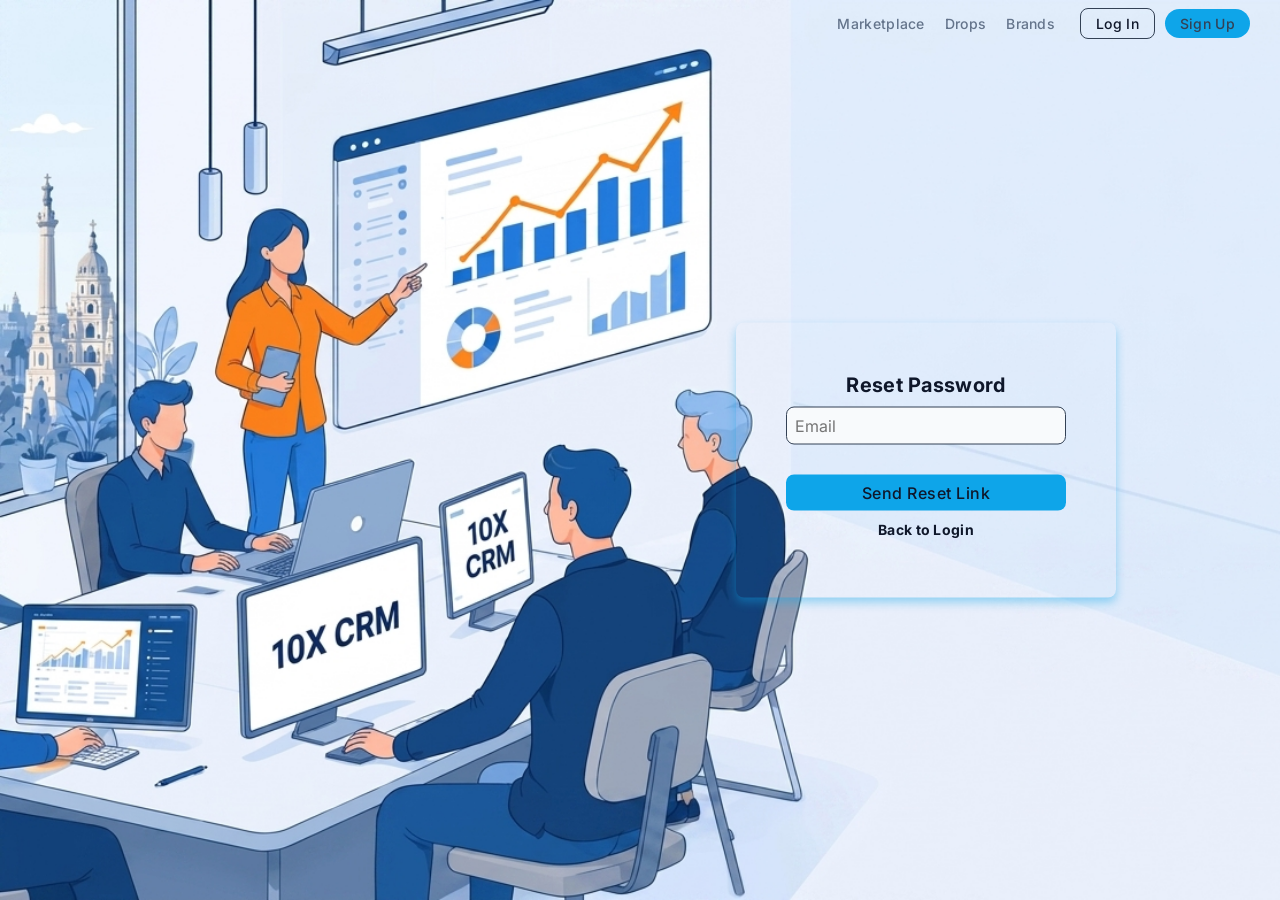
<file: forgot-password.html>
<!DOCTYPE html>
<html lang="en">
<head>
    <meta charset="UTF-8">
    <meta name="viewport" content="width=device-width, initial-scale=1.0">
    <title>10X CRM</title>
    <link rel="preconnect" href="https://fonts.googleapis.com">
    <link rel="preconnect" href="https://fonts.gstatic.com" crossorigin>
    <link href="https://fonts.googleapis.com/css2?family=Anton&family=Inter:ital,opsz,wght@0,14..32,100..900;1,14..32,100..900&family=Noto+Sans:ital,wght@0,100..900;1,100..900&family=Roboto+Mono:ital,wght@0,100..700;1,100..700&display=swap" rel="stylesheet">
    <link rel="stylesheet" href="css/style.css">
</head>
<body class="section-wrapper">

    <!-- header section with logo and navigation menu -->

    <header class="navbar">

        <nav class="nav-menu">
            <ul class="nav-links">
                <li><a href="#">Marketplace</a></li>
                <li><a href="#">Drops</a></li>
                <li><a href="#">Brands</a></li>
            </ul>

            <div class="nav-auth-buttons">
                <a href="index.html" class="btn-login">Log In</a>
                <a href="signup.html" class="btn-signup">Sign Up</a>
            </div>
        </nav>
    </header>

    <main class="main-content">
        <div class="login-main">
            <h2 class="login-title">Reset Password</h2>
            <form class="login">
                <input id="resetEmail" type="email" name="email" placeholder="Email" required>
                <button class="login-button" type="submit">Send Reset Link</button>
                <p id="successMessage"></p>
            </form>
            <p class="forgot-password"><a href="index.html">Back to Login</a></p>
        </div>
    </main>

    <script src="./js/reset.js"></script>
</body>
</html>
</file>
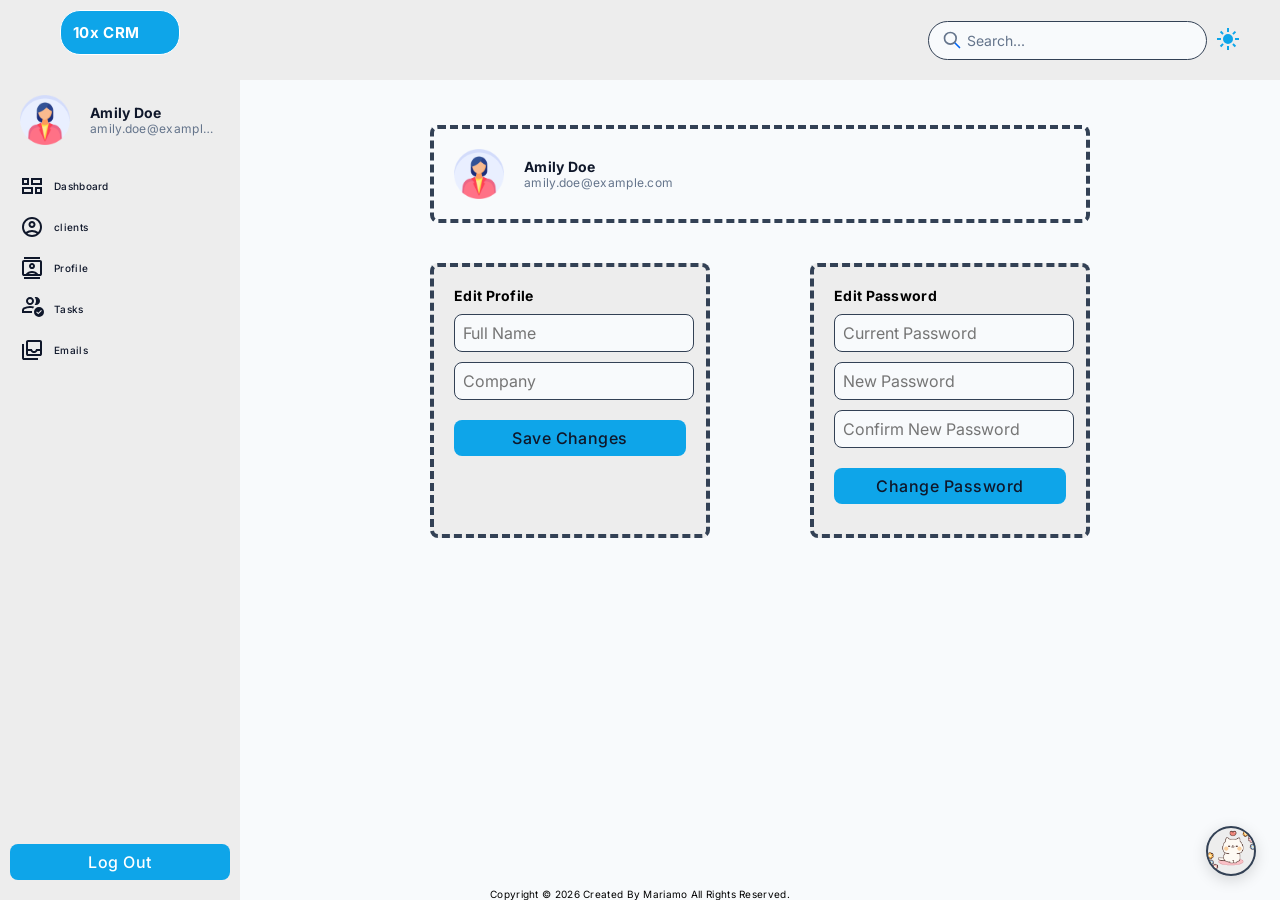
<file: profile.html>
<!DOCTYPE html>
<html lang="en">
<head>
    <meta charset="UTF-8">
    <meta name="viewport" content="width=device-width, initial-scale=1.0">
    <title>10X CRM</title>
    <link rel="preconnect" href="https://fonts.googleapis.com">
    <link rel="preconnect" href="https://fonts.gstatic.com" crossorigin>
    <link href="https://fonts.googleapis.com/css2?family=Anton&family=Inter:ital,opsz,wght@0,14..32,100..900;1,14..32,100..900&family=Noto+Sans:ital,wght@0,100..900;1,100..900&family=Roboto+Mono:ital,wght@0,100..700;1,100..700&display=swap" rel="stylesheet">
    <link rel="stylesheet" href="css/style.css">
</head>
<body class="app-layout">

    <input type="checkbox" id="burger-toggle" class="burger-toggle">

    <!-- header section with logo and navigation menu -->

    <header class="navbar dashboard">

        <nav class="nav-menu">
            <label for="burger-toggle" class="burger-label">
                <svg width="40px" height="40px" viewBox="0 0 24 24" fill="none" xmlns="http://www.w3.org/2000/svg">
                <path d="M8.12602 14C8.57006 15.7252 10.1362 17 12 17C13.8638 17 15.4299 15.7252 15.874 14M11.0177 2.764L4.23539 8.03912C3.78202 8.39175 3.55534 8.56806 3.39203 8.78886C3.24737 8.98444 3.1396 9.20478 3.07403 9.43905C3 9.70352 3 9.9907 3 10.5651V17.8C3 18.9201 3 19.4801 3.21799 19.908C3.40973 20.2843 3.71569 20.5903 4.09202 20.782C4.51984 21 5.07989 21 6.2 21H17.8C18.9201 21 19.4802 21 19.908 20.782C20.2843 20.5903 20.5903 20.2843 20.782 19.908C21 19.4801 21 18.9201 21 17.8V10.5651C21 9.9907 21 9.70352 20.926 9.43905C20.8604 9.20478 20.7526 8.98444 20.608 8.78886C20.4447 8.56806 20.218 8.39175 19.7646 8.03913L12.9823 2.764C12.631 2.49075 12.4553 2.35412 12.2613 2.3016C12.0902 2.25526 11.9098 2.25526 11.7387 2.3016C11.5447 2.35412 11.369 2.49075 11.0177 2.764Z" stroke="currentColor" stroke-width="2" stroke-linecap="round" stroke-linejoin="round"/>
                </svg>
            </label>
            <div class="right-side-header">
                <div class="search-box">
                    <svg class="search-icon" width="20px" height="20px" viewBox="0 0 24 24" id="search" data-name="Line Color" xmlns="http://www.w3.org/2000/svg">
                    <line id="secondary" x1="21" y1="21" x2="15" y2="15" style="fill: none; stroke: rgb(0 101 245); stroke-linecap: round; stroke-linejoin: round; stroke-width: 2;"></line>
                    <circle id="primary" cx="10" cy="10" r="7" style="fill: none; stroke: currentColor; stroke-linecap: round; stroke-linejoin: round; stroke-width: 2;"></circle>
                    </svg>
                    <input type="text" placeholder="Search...">
                </div>
                <button id="theme-switch">
                <svg xmlns="http://www.w3.org/2000/svg" height="24px" viewBox="0 -960 960 960" width="24px" fill="#1f1f1f"><path d="M338.5-338.5Q280-397 280-480t58.5-141.5Q397-680 480-680t141.5 58.5Q680-563 680-480t-58.5 141.5Q563-280 480-280t-141.5-58.5ZM200-440H40v-80h160v80Zm720 0H760v-80h160v80ZM440-760v-160h80v160h-80Zm0 720v-160h80v160h-80ZM256-650l-101-97 57-59 96 100-52 56Zm492 496-97-101 53-55 101 97-57 59Zm-98-550 97-101 59 57-100 96-56-52ZM154-212l101-97 55 53-97 101-59-57Z"/></svg>
                <svg xmlns="http://www.w3.org/2000/svg" height="24px" viewBox="0 -960 960 960" width="24px" fill="#1f1f1f"><path d="M600-640 480-760l120-120 120 120-120 120Zm200 120-80-80 80-80 80 80-80 80ZM483-80q-84 0-157.5-32t-128-86.5Q143-253 111-326.5T79-484q0-146 93-257.5T409-880q-18 99 11 193.5T520-521q71 71 165.5 100T879-410q-26 144-138 237T483-80Z"/></svg>
                </button>
            </div>
        </nav>
    </header>
    <aside class="main-aside">
        <div class="aside-logo">
            <a href="index.html">
                <h2 class="main-logo">10x CRM</h2>
                <!-- <img src="assets/logo.png" alt="10X CRM Logo" class="logo"> -->
            </a>
        </div>
        <div class="profile">
            <img src="./assets/profile.png" alt="Profile Picture" class="profile-picture">
            <div class="info">
                <h2 id="profile-name">Amily Doe</h2>
                <p id="profile-email">amily.doe@example.com</p>
            </div>    
        </div>
        <nav class= "sidebar">
            <ul class="aside-nav">
                <li class="aside-links">
                    <a href="dashboard.html">
                        <svg xmlns="http://www.w3.org/2000/svg" height="24px" viewBox="0 -960 960 960" width="24px" fill="#1f1f1f"><path d="M600-160v-280h280v280H600ZM440-520v-280h440v280H440ZM80-160v-280h440v280H80Zm0-360v-280h280v280H80Zm440-80h280v-120H520v120ZM160-240h280v-120H160v120Zm520 0h120v-120H680v120ZM160-600h120v-120H160v120Zm360 0Zm-80 240Zm240 0ZM280-600Z"/></svg>
                        <span>Dashboard</span>
                    </a>
                </li>
                <li class="aside-links">
                    <a href="clients.html">
                        <svg xmlns="http://www.w3.org/2000/svg" height="24px" viewBox="0 -960 960 960" width="24px" fill="#1f1f1f"><path d="M234-276q51-39 114-61.5T480-360q69 0 132 22.5T726-276q35-41 54.5-93T800-480q0-133-93.5-226.5T480-800q-133 0-226.5 93.5T160-480q0 59 19.5 111t54.5 93Zm146.5-204.5Q340-521 340-580t40.5-99.5Q421-720 480-720t99.5 40.5Q620-639 620-580t-40.5 99.5Q539-440 480-440t-99.5-40.5ZM480-80q-83 0-156-31.5T197-197q-54-54-85.5-127T80-480q0-83 31.5-156T197-763q54-54 127-85.5T480-880q83 0 156 31.5T763-763q54 54 85.5 127T880-480q0 83-31.5 156T763-197q-54 54-127 85.5T480-80Zm100-95.5q47-15.5 86-44.5-39-29-86-44.5T480-280q-53 0-100 15.5T294-220q39 29 86 44.5T480-160q53 0 100-15.5ZM523-537q17-17 17-43t-17-43q-17-17-43-17t-43 17q-17 17-17 43t17 43q17 17 43 17t43-17Zm-43-43Zm0 360Z"/></svg>
                        <span>clients</span>
                    </a>
                </li>
                <li class="aside-links">
                    <a href="profile.html">
                        <svg xmlns="http://www.w3.org/2000/svg" height="24px" viewBox="0 -960 960 960" width="24px" fill="#1f1f1f"><path d="M160-40v-80h640v80H160Zm0-800v-80h640v80H160Zm320 400q50 0 85-35t35-85q0-50-35-85t-85-35q-50 0-85 35t-35 85q0 50 35 85t85 35ZM160-160q-33 0-56.5-23.5T80-240v-480q0-33 23.5-56.5T160-800h640q33 0 56.5 23.5T880-720v480q0 33-23.5 56.5T800-160H160Zm70-80q45-56 109-88t141-32q77 0 141 32t109 88h70v-480H160v480h70Zm118 0h264q-29-20-62.5-30T480-280q-36 0-69.5 10T348-240Zm103.5-291.5Q440-543 440-560t11.5-28.5Q463-600 480-600t28.5 11.5Q520-577 520-560t-11.5 28.5Q497-520 480-520t-28.5-11.5ZM480-480Z"/></svg>
                        <span>Profile</span>
                    </a>
                </li>
                <li class="aside-links">
                    <a href="tasks.html">
                        <svg xmlns="http://www.w3.org/2000/svg" height="24px" viewBox="0 -960 960 960" width="24px" fill="#1f1f1f"><path d="M80-320v-112q0-34 17.5-62.5T144-538q62-31 126-46.5T400-600q45 0 89 7t88 22q-17 14-31 30.5T521-505q-30-8-60-11.5t-61-3.5q-56 0-111 13.5T180-466q-9 5-14.5 14t-5.5 20v32h323q-2 20-2 40t2 40H80Zm320-80ZM287-687q-47-47-47-113t47-113q47-47 113-47t113 47q47 47 47 113t-47 113q-47 47-113 47t-113-47Zm169.5-56.5Q480-767 480-800t-23.5-56.5Q433-880 400-880t-56.5 23.5Q320-833 320-800t23.5 56.5Q367-720 400-720t56.5-23.5ZM400-800Zm353 113q-47 47-113 47-11 0-28-2.5t-28-5.5q27-32 41.5-71t14.5-81q0-42-14.5-81T584-952q14-5 28-6.5t28-1.5q66 0 113 47t47 113q0 66-47 113Zm7 527q-83 0-141.5-58.5T560-360q0-84 58.5-142T760-560q84 0 142 58t58 142q0 83-58 141.5T760-160Zm-28-110 141-142-28-28-113 113-57-57-28 29 85 85Z"/></svg>
                        <span>Tasks</span>
                    </a>
                </li>
                <li class="aside-links">
                    <a href="email.html">
                        <svg xmlns="http://www.w3.org/2000/svg" height="24px" viewBox="0 -960 960 960" width="24px" fill="#1f1f1f"><path d="M320-320h480v-120H698q-21 37-58 58.5T560-360q-42 0-79-21.5T422-440H320v120Zm240-120q34 0 57-23.5t23-56.5h160v-280H320v280h160q0 33 23.5 56.5T560-440ZM320-240q-33 0-56.5-23.5T240-320v-480q0-33 23.5-56.5T320-880h480q33 0 56.5 23.5T880-800v480q0 33-23.5 56.5T800-240H320ZM160-80q-33 0-56.5-23.5T80-160v-560h80v560h560v80H160Zm160-240h480-480Z"/></svg>
                        <span>Emails</span>
                    </a>
                </li>
            </ul>
            <button class="logout-btn">
                <a href="index.html">
                    Log Out
                </a>
            </button>
        </nav>

    </aside>

    <label for="burger-toggle" class="burger-overlay"></label>

    <main class="dashboard-content profile-page">
        <section class="editInformation">
            <div class="profile edit-page">
                <img src="./assets/profile.png" alt="Profile Picture" class="profile-picture">
                <div class="info">
                    <h2 id="profile-name">Amily Doe</h2>
                    <p id="profile-email">amily.doe@example.com</p>
                </div>    
            </div>
            <div class="edit-wrapper">
                <form class="editProfile">
                    <h3>Edit Profile</h3>
                    <input type="text" name="fullname" placeholder="Full Name">
                    <p id="nameError" class="error-message"></p>
                    <input type="text" name="company" placeholder="Company">
                    <button class="login-button" type="submit">Save Changes</button>
                </form>
                <form class="editPassword">
                    <h3>Edit Password</h3>
                    <input type="password" name="currentPassword" placeholder="Current Password">
                    <p id="currentPasswordError" class="error-message"></p>
                    <input type="password" name="newPassword" placeholder="New Password">
                    <p id="newPasswordError" class="error-message"></p>
                    <input type="password" name="confirmPassword" placeholder="Confirm New Password">
                    <p id="confirmError" class="error-message"></p>
                    <button class="login-button" type="submit">Change Password</button>
                </form>
            </div>
        </section>
    </main>

    <div id="toastMessage" class="toast-message"></div>

    <footer>
        <p>
        Copyright © 2026 Created By Mariamo All Rights Reserved.
        </p>
  </footer>
    
  
  <div class="easter-egg-container">
    <input type="checkbox" id="cat-toggle" class="cat-checkbox">
    
    <label for="cat-toggle" class="cat-btn" title="Click for mood">
        <img src="./assets/lovely-cat.gif" alt="Cat Button" class="btn-avatar">
    </label>

    <div class="cat-popup">
        <label for="cat-toggle" class="popup-overlay"></label>
        <div class="popup-content">
            <label for="cat-toggle" class="close-btn">
                <svg width="20px" height="20px" viewBox="0 0 24 24" fill="none" xmlns="http://www.w3.org/2000/svg">
                    <path d="M14.5 9.50002L9.5 14.5M9.49998 9.5L14.5 14.5" stroke="#1C274C" stroke-width="1.5" stroke-linecap="round"/>
                    <path d="M22 12C22 16.714 22 19.0711 20.5355 20.5355C19.0711 22 16.714 22 12 22C7.28595 22 4.92893 22 3.46447 20.5355C2 19.0711 2 16.714 2 12C2 7.28595 2 4.92893 3.46447 3.46447C4.92893 2 7.28595 2 12 2C16.714 2 19.0711 2 20.5355 3.46447C21.5093 4.43821 21.8356 5.80655 21.9449 8" stroke="#1C274C" stroke-width="1.5" stroke-linecap="round"/>
                </svg>
            </label>
        <h3 class="popup-title">Current Mental Status</h3>
        <img src="./assets/funny-cat.gif" alt="Funny Cat GIF" class="popup-gif">
        <p class="popup-text">"I've had enough of this CRM for today."</p>
        </div>
    </div>
</div>

    <!-- script for dark mode -->
    <script src="js/darkmode.js"></script>
    <script src="./js/profile.js"></script>
    <script src="./js/guard.js"></script>
    <script src="./js/clients.js"></script>
</body>
</html>
</file>
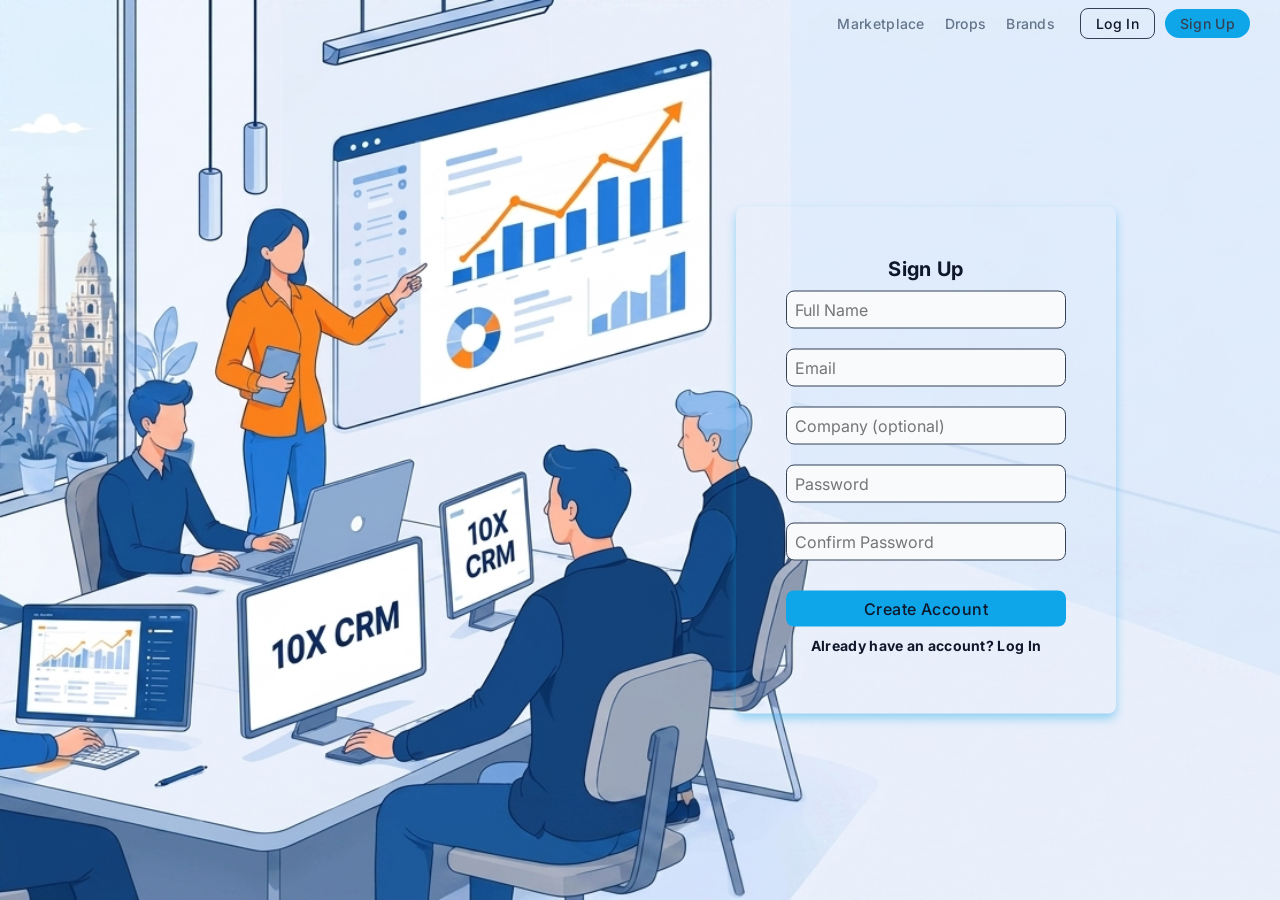
<file: signup.html>
<!DOCTYPE html>
<html lang="en">
<head>
    <meta charset="UTF-8">
    <meta name="viewport" content="width=device-width, initial-scale=1.0">
    <title>10X CRM</title>
    <link rel="preconnect" href="https://fonts.googleapis.com">
    <link rel="preconnect" href="https://fonts.gstatic.com" crossorigin>
    <link href="https://fonts.googleapis.com/css2?family=Anton&family=Inter:ital,opsz,wght@0,14..32,100..900;1,14..32,100..900&family=Noto+Sans:ital,wght@0,100..900;1,100..900&family=Roboto+Mono:ital,wght@0,100..700;1,100..700&display=swap" rel="stylesheet">
    <link rel="stylesheet" href="css/style.css">
</head>
<body class="section-wrapper">
    <!-- header section with logo and navigation menu -->

    <header class="navbar">

        <nav class="nav-menu">
            <ul class="nav-links">
                <li><a href="#">Marketplace</a></li>
                <li><a href="#">Drops</a></li>
                <li><a href="#">Brands</a></li>
            </ul>

            <div class="nav-auth-buttons">
                <a href="index.html" class="btn-login">Log In</a>
                <a href="signup.html" class="btn-signup">Sign Up</a>
            </div>
        </nav>
    </header>
    <main class="main-content">
        <div class="login-main">
            <h1 class="login-title">Sign Up</h1>
            <form class="login">
                <input type="text" name="fullname" placeholder="Full Name">
                <p id="nameError" class="error-message"></p>
                <input type="email" name="email" placeholder="Email">
                <p id="emailError" class="error-message"></p>
                <input type="text" name="company" placeholder="Company (optional)">
                <input type="password" name="password" placeholder="Password">
                <p id="passwordError" class="error-message"></p>
                <input type="password" name="confirm-password" placeholder="Confirm Password">
                <p id="confirmError" class="error-message"></p>
                <button class="login-button" type="submit">Create Account</button>
                <p id="successMessage"></p>
            </form>
            <p class="signup">
                <a href="index.html">Already have an account? Log In</a>
            </p>
        </div>
    </main>

    <script src="./js/signup.js"></script>
</body>
</html>
</file>
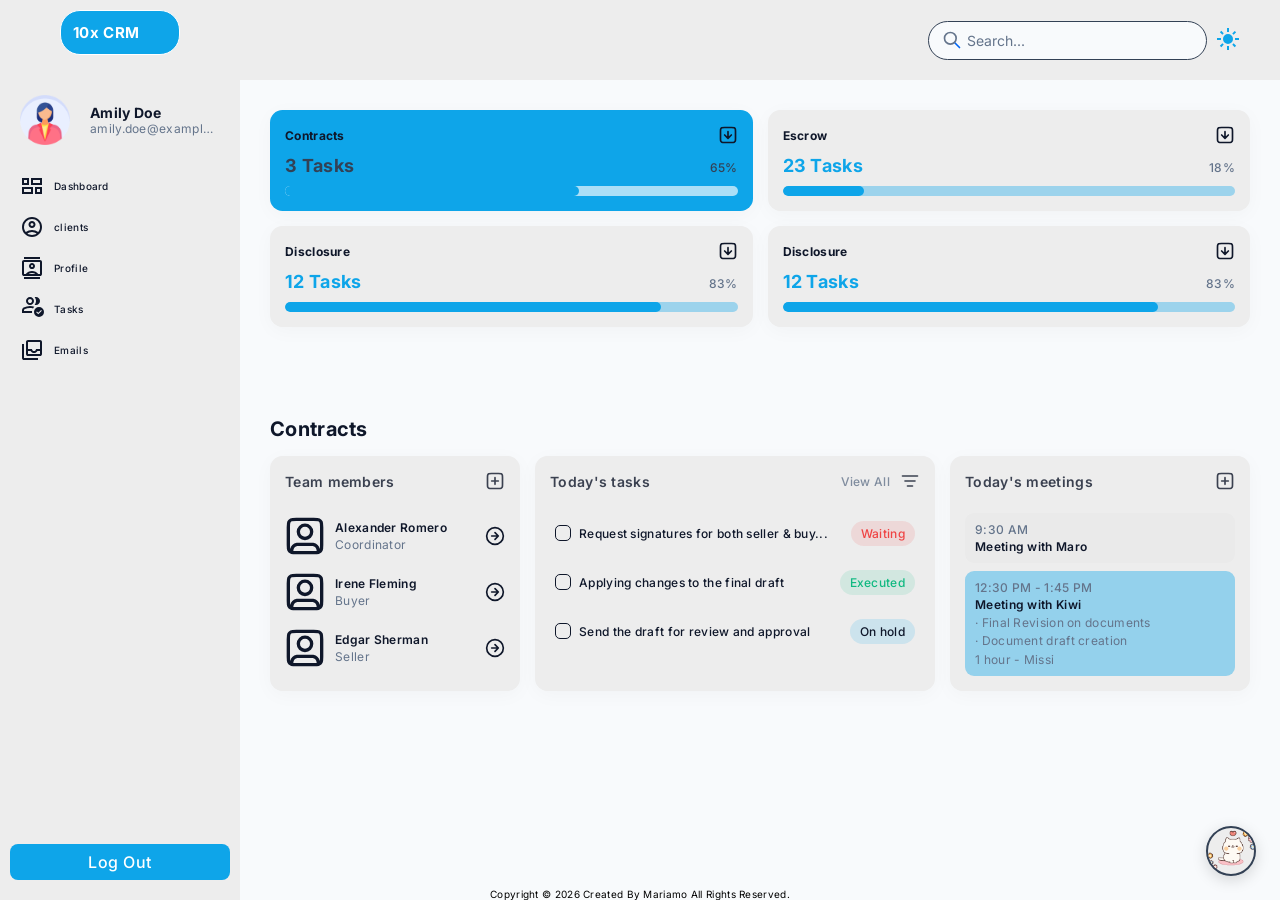
<file: tasks.html>
<!DOCTYPE html>
<html lang="en">
<head>
    <meta charset="UTF-8">
    <meta name="viewport" content="width=device-width, initial-scale=1.0">
    <title>10X CRM</title>
    <link rel="preconnect" href="https://fonts.googleapis.com">
    <link rel="preconnect" href="https://fonts.gstatic.com" crossorigin>
    <link href="https://fonts.googleapis.com/css2?family=Anton&family=Inter:ital,opsz,wght@0,14..32,100..900;1,14..32,100..900&family=Noto+Sans:ital,wght@0,100..900;1,100..900&family=Roboto+Mono:ital,wght@0,100..700;1,100..700&display=swap" rel="stylesheet">
    <link rel="stylesheet" href="css/style.css">
</head>
<body class="app-layout">

    <input type="checkbox" id="burger-toggle" class="burger-toggle">

    <!-- header section with logo and navigation menu -->

    <header class="navbar dashboard">

        <nav class="nav-menu">
            <label for="burger-toggle" class="burger-label">
                <svg width="40px" height="40px" viewBox="0 0 24 24" fill="none" xmlns="http://www.w3.org/2000/svg">
                <path d="M8.12602 14C8.57006 15.7252 10.1362 17 12 17C13.8638 17 15.4299 15.7252 15.874 14M11.0177 2.764L4.23539 8.03912C3.78202 8.39175 3.55534 8.56806 3.39203 8.78886C3.24737 8.98444 3.1396 9.20478 3.07403 9.43905C3 9.70352 3 9.9907 3 10.5651V17.8C3 18.9201 3 19.4801 3.21799 19.908C3.40973 20.2843 3.71569 20.5903 4.09202 20.782C4.51984 21 5.07989 21 6.2 21H17.8C18.9201 21 19.4802 21 19.908 20.782C20.2843 20.5903 20.5903 20.2843 20.782 19.908C21 19.4801 21 18.9201 21 17.8V10.5651C21 9.9907 21 9.70352 20.926 9.43905C20.8604 9.20478 20.7526 8.98444 20.608 8.78886C20.4447 8.56806 20.218 8.39175 19.7646 8.03913L12.9823 2.764C12.631 2.49075 12.4553 2.35412 12.2613 2.3016C12.0902 2.25526 11.9098 2.25526 11.7387 2.3016C11.5447 2.35412 11.369 2.49075 11.0177 2.764Z" stroke="currentColor" stroke-width="2" stroke-linecap="round" stroke-linejoin="round"/>
                </svg>
            </label>
            <div class="right-side-header">
                <div class="search-box">
                    <svg class="search-icon" width="20px" height="20px" viewBox="0 0 24 24" id="search" data-name="Line Color" xmlns="http://www.w3.org/2000/svg">
                    <line id="secondary" x1="21" y1="21" x2="15" y2="15" style="fill: none; stroke: rgb(0 101 245); stroke-linecap: round; stroke-linejoin: round; stroke-width: 2;"></line>
                    <circle id="primary" cx="10" cy="10" r="7" style="fill: none; stroke: currentColor; stroke-linecap: round; stroke-linejoin: round; stroke-width: 2;"></circle>
                    </svg>
                    <input type="text" placeholder="Search...">
                </div>
                <button id="theme-switch">
                <svg xmlns="http://www.w3.org/2000/svg" height="24px" viewBox="0 -960 960 960" width="24px" fill="#1f1f1f"><path d="M338.5-338.5Q280-397 280-480t58.5-141.5Q397-680 480-680t141.5 58.5Q680-563 680-480t-58.5 141.5Q563-280 480-280t-141.5-58.5ZM200-440H40v-80h160v80Zm720 0H760v-80h160v80ZM440-760v-160h80v160h-80Zm0 720v-160h80v160h-80ZM256-650l-101-97 57-59 96 100-52 56Zm492 496-97-101 53-55 101 97-57 59Zm-98-550 97-101 59 57-100 96-56-52ZM154-212l101-97 55 53-97 101-59-57Z"/></svg>
                <svg xmlns="http://www.w3.org/2000/svg" height="24px" viewBox="0 -960 960 960" width="24px" fill="#1f1f1f"><path d="M600-640 480-760l120-120 120 120-120 120Zm200 120-80-80 80-80 80 80-80 80ZM483-80q-84 0-157.5-32t-128-86.5Q143-253 111-326.5T79-484q0-146 93-257.5T409-880q-18 99 11 193.5T520-521q71 71 165.5 100T879-410q-26 144-138 237T483-80Z"/></svg>
                </button>
            </div>
        </nav>
    </header>
    <aside class="main-aside">
        <div class="aside-logo">
            <a href="index.html">
                <h2 class="main-logo">10x CRM</h2>
                <!-- <img src="assets/logo.png" alt="10X CRM Logo" class="logo"> -->
            </a>
        </div>
        <div class="profile">
            <img src="./assets/profile.png" alt="Profile Picture" class="profile-picture">
            <div class="info">
                <h2 id="profile-name">Amily Doe</h2>
                <p id="profile-email">amily.doe@example.com</p>
            </div>    
        </div>
        <nav class= "sidebar">
            <ul class="aside-nav">
                <li class="aside-links">
                    <a href="dashboard.html">
                        <svg xmlns="http://www.w3.org/2000/svg" height="24px" viewBox="0 -960 960 960" width="24px" fill="#1f1f1f"><path d="M600-160v-280h280v280H600ZM440-520v-280h440v280H440ZM80-160v-280h440v280H80Zm0-360v-280h280v280H80Zm440-80h280v-120H520v120ZM160-240h280v-120H160v120Zm520 0h120v-120H680v120ZM160-600h120v-120H160v120Zm360 0Zm-80 240Zm240 0ZM280-600Z"/></svg>
                        <span>Dashboard</span>
                    </a>
                </li>
                <li class="aside-links">
                    <a href="clients.html">
                        <svg xmlns="http://www.w3.org/2000/svg" height="24px" viewBox="0 -960 960 960" width="24px" fill="#1f1f1f"><path d="M234-276q51-39 114-61.5T480-360q69 0 132 22.5T726-276q35-41 54.5-93T800-480q0-133-93.5-226.5T480-800q-133 0-226.5 93.5T160-480q0 59 19.5 111t54.5 93Zm146.5-204.5Q340-521 340-580t40.5-99.5Q421-720 480-720t99.5 40.5Q620-639 620-580t-40.5 99.5Q539-440 480-440t-99.5-40.5ZM480-80q-83 0-156-31.5T197-197q-54-54-85.5-127T80-480q0-83 31.5-156T197-763q54-54 127-85.5T480-880q83 0 156 31.5T763-763q54 54 85.5 127T880-480q0 83-31.5 156T763-197q-54 54-127 85.5T480-80Zm100-95.5q47-15.5 86-44.5-39-29-86-44.5T480-280q-53 0-100 15.5T294-220q39 29 86 44.5T480-160q53 0 100-15.5ZM523-537q17-17 17-43t-17-43q-17-17-43-17t-43 17q-17 17-17 43t17 43q17 17 43 17t43-17Zm-43-43Zm0 360Z"/></svg>
                        <span>clients</span>
                    </a>
                </li>
                <li class="aside-links">
                    <a href="profile.html">
                        <svg xmlns="http://www.w3.org/2000/svg" height="24px" viewBox="0 -960 960 960" width="24px" fill="#1f1f1f"><path d="M160-40v-80h640v80H160Zm0-800v-80h640v80H160Zm320 400q50 0 85-35t35-85q0-50-35-85t-85-35q-50 0-85 35t-35 85q0 50 35 85t85 35ZM160-160q-33 0-56.5-23.5T80-240v-480q0-33 23.5-56.5T160-800h640q33 0 56.5 23.5T880-720v480q0 33-23.5 56.5T800-160H160Zm70-80q45-56 109-88t141-32q77 0 141 32t109 88h70v-480H160v480h70Zm118 0h264q-29-20-62.5-30T480-280q-36 0-69.5 10T348-240Zm103.5-291.5Q440-543 440-560t11.5-28.5Q463-600 480-600t28.5 11.5Q520-577 520-560t-11.5 28.5Q497-520 480-520t-28.5-11.5ZM480-480Z"/></svg>
                        <span>Profile</span>
                    </a>
                </li>
                <li class="aside-links">
                    <a href="#">
                        <svg xmlns="http://www.w3.org/2000/svg" height="24px" viewBox="0 -960 960 960" width="24px" fill="#1f1f1f"><path d="M80-320v-112q0-34 17.5-62.5T144-538q62-31 126-46.5T400-600q45 0 89 7t88 22q-17 14-31 30.5T521-505q-30-8-60-11.5t-61-3.5q-56 0-111 13.5T180-466q-9 5-14.5 14t-5.5 20v32h323q-2 20-2 40t2 40H80Zm320-80ZM287-687q-47-47-47-113t47-113q47-47 113-47t113 47q47 47 47 113t-47 113q-47 47-113 47t-113-47Zm169.5-56.5Q480-767 480-800t-23.5-56.5Q433-880 400-880t-56.5 23.5Q320-833 320-800t23.5 56.5Q367-720 400-720t56.5-23.5ZM400-800Zm353 113q-47 47-113 47-11 0-28-2.5t-28-5.5q27-32 41.5-71t14.5-81q0-42-14.5-81T584-952q14-5 28-6.5t28-1.5q66 0 113 47t47 113q0 66-47 113Zm7 527q-83 0-141.5-58.5T560-360q0-84 58.5-142T760-560q84 0 142 58t58 142q0 83-58 141.5T760-160Zm-28-110 141-142-28-28-113 113-57-57-28 29 85 85Z"/></svg>
                        <span>Tasks</span>
                    </a>
                </li>
                <li class="aside-links">
                    <a href="email.html">
                        <svg xmlns="http://www.w3.org/2000/svg" height="24px" viewBox="0 -960 960 960" width="24px" fill="#1f1f1f"><path d="M320-320h480v-120H698q-21 37-58 58.5T560-360q-42 0-79-21.5T422-440H320v120Zm240-120q34 0 57-23.5t23-56.5h160v-280H320v280h160q0 33 23.5 56.5T560-440ZM320-240q-33 0-56.5-23.5T240-320v-480q0-33 23.5-56.5T320-880h480q33 0 56.5 23.5T880-800v480q0 33-23.5 56.5T800-240H320ZM160-80q-33 0-56.5-23.5T80-160v-560h80v560h560v80H160Zm160-240h480-480Z"/></svg>
                        <span>Emails</span>
                    </a>
                </li>
            </ul>
            <button class="logout-btn">
                <a href="index.html">
                    Log Out
                </a>
            </button>
        </nav>

    </aside>

    <label for="burger-toggle" class="burger-overlay"></label>

    <main class="dashboard-content tasks-page">
        <div class="tasks-wrapper">
            <div class="task-stat-card task-contracts">
                <div class="card-header">
                    <span>Contracts</span>
                    <svg width="20px" height="20px" viewBox="0 0 24 24" fill="none" xmlns="http://www.w3.org/2000/svg">
                    <path d="M8 12L12 16M12 16L16 12M12 16V8M7.8 21H16.2C17.8802 21 18.7202 21 19.362 20.673C19.9265 20.3854 20.3854 19.9265 20.673 19.362C21 18.7202 21 17.8802 21 16.2V7.8C21 6.11984 21 5.27976 20.673 4.63803C20.3854 4.07354 19.9265 3.6146 19.362 3.32698C18.7202 3 17.8802 3 16.2 3H7.8C6.11984 3 5.27976 3 4.63803 3.32698C4.07354 3.6146 3.6146 4.07354 3.32698 4.63803C3 5.27976 3 6.11984 3 7.8V16.2C3 17.8802 3 18.7202 3.32698 19.362C3.6146 19.9265 4.07354 20.3854 4.63803 20.673C5.27976 21 6.11984 21 7.8 21Z" stroke="currentColor" stroke-width="2" stroke-linecap="round" stroke-linejoin="round"/>
                    </svg>
                </div>
                <div class="card-body">
                    <span class="tasks-count">3 Tasks</span>
                    <span class="percentage">65%</span>
                </div>
                <div class="progress-bar">
                    <div class="progress-fill" style="width: 65%;"></div>
                </div>
            </div>

            <div class="task-stat-card task-completed">
                <div class="card-header">
                    <span>Escrow</span>
                    <svg width="20px" height="20px" viewBox="0 0 24 24" fill="none" xmlns="http://www.w3.org/2000/svg">
                    <path d="M8 12L12 16M12 16L16 12M12 16V8M7.8 21H16.2C17.8802 21 18.7202 21 19.362 20.673C19.9265 20.3854 20.3854 19.9265 20.673 19.362C21 18.7202 21 17.8802 21 16.2V7.8C21 6.11984 21 5.27976 20.673 4.63803C20.3854 4.07354 19.9265 3.6146 19.362 3.32698C18.7202 3 17.8802 3 16.2 3H7.8C6.11984 3 5.27976 3 4.63803 3.32698C4.07354 3.6146 3.6146 4.07354 3.32698 4.63803C3 5.27976 3 6.11984 3 7.8V16.2C3 17.8802 3 18.7202 3.32698 19.362C3.6146 19.9265 4.07354 20.3854 4.63803 20.673C5.27976 21 6.11984 21 7.8 21Z" stroke="currentColor" stroke-width="2" stroke-linecap="round" stroke-linejoin="round"/>
                    </svg>
                </div>
                <div class="card-body">
                    <span class="tasks-count">23 Tasks</span>
                    <span class="percentage">18%</span>
                </div>
                <div class="progress-bar">
                    <div class="progress-fill" style="width: 18%;"></div>
                </div>
            </div>
            <div class="task-stat-card task-disclosure">
                <div class="card-header">
                    <span>Disclosure</span>
                    <svg width="20px" height="20px" viewBox="0 0 24 24" fill="none" xmlns="http://www.w3.org/2000/svg">
                    <path d="M8 12L12 16M12 16L16 12M12 16V8M7.8 21H16.2C17.8802 21 18.7202 21 19.362 20.673C19.9265 20.3854 20.3854 19.9265 20.673 19.362C21 18.7202 21 17.8802 21 16.2V7.8C21 6.11984 21 5.27976 20.673 4.63803C20.3854 4.07354 19.9265 3.6146 19.362 3.32698C18.7202 3 17.8802 3 16.2 3H7.8C6.11984 3 5.27976 3 4.63803 3.32698C4.07354 3.6146 3.6146 4.07354 3.32698 4.63803C3 5.27976 3 6.11984 3 7.8V16.2C3 17.8802 3 18.7202 3.32698 19.362C3.6146 19.9265 4.07354 20.3854 4.63803 20.673C5.27976 21 6.11984 21 7.8 21Z" stroke="currentColor" stroke-width="2" stroke-linecap="round" stroke-linejoin="round"/>
                    </svg>
                </div>
                <div class="card-body">
                    <span class="tasks-count">12 Tasks</span>
                    <span class="percentage">83%</span>
                </div>
                <div class="progress-bar">
                    <div class="progress-fill" style="width: 83%;"></div>
                </div>
            </div>
            <div class="task-stat-card task-disclosure">
                <div class="card-header">
                    <span>Disclosure</span>
                    <svg width="20px" height="20px" viewBox="0 0 24 24" fill="none" xmlns="http://www.w3.org/2000/svg">
                    <path d="M8 12L12 16M12 16L16 12M12 16V8M7.8 21H16.2C17.8802 21 18.7202 21 19.362 20.673C19.9265 20.3854 20.3854 19.9265 20.673 19.362C21 18.7202 21 17.8802 21 16.2V7.8C21 6.11984 21 5.27976 20.673 4.63803C20.3854 4.07354 19.9265 3.6146 19.362 3.32698C18.7202 3 17.8802 3 16.2 3H7.8C6.11984 3 5.27976 3 4.63803 3.32698C4.07354 3.6146 3.6146 4.07354 3.32698 4.63803C3 5.27976 3 6.11984 3 7.8V16.2C3 17.8802 3 18.7202 3.32698 19.362C3.6146 19.9265 4.07354 20.3854 4.63803 20.673C5.27976 21 6.11984 21 7.8 21Z" stroke="currentColor" stroke-width="2" stroke-linecap="round" stroke-linejoin="round"/>
                    </svg>
                </div>
                <div class="card-body">
                    <span class="tasks-count">12 Tasks</span>
                    <span class="percentage">83%</span>
                </div>
                <div class="progress-bar">
                    <div class="progress-fill" style="width: 83%;"></div>
                </div>
            </div>
        </div>

        <section class="contracts-section">
            <h2 class="section-main-title">Contracts</h2>

            <div class="contracts-grid">
                <!-- Team members -->
                <div class="dashboard-card team-card">
                    <div class="card-title-row">
                        <h3>Team members</h3>
                            <svg width="20px" height="20px" viewBox="0 0 24 24" fill="none" xmlns="http://www.w3.org/2000/svg">
                            <path d="M12 8V16M8 12H16M7.8 21H16.2C17.8802 21 18.7202 21 19.362 20.673C19.9265 20.3854 20.3854 19.9265 20.673 19.362C21 18.7202 21 17.8802 21 16.2V7.8C21 6.11984 21 5.27976 20.673 4.63803C20.3854 4.07354 19.9265 3.6146 19.362 3.32698C18.7202 3 17.8802 3 16.2 3H7.8C6.11984 3 5.27976 3 4.63803 3.32698C4.07354 3.6146 3.6146 4.07354 3.32698 4.63803C3 5.27976 3 6.11984 3 7.8V16.2C3 17.8802 3 18.7202 3.32698 19.362C3.6146 19.9265 4.07354 20.3854 4.63803 20.673C5.27976 21 6.11984 21 7.8 21Z" stroke="currentColor" stroke-width="2" stroke-linecap="round" stroke-linejoin="round"/>
                            </svg>
                    </div>
                    <div class="members-list">
                        <div class="member-item">
                            <div class="member-avatar">
                                <svg width="40px" height="40px" viewBox="0 0 24 24" fill="none" xmlns="http://www.w3.org/2000/svg">
                                <path d="M4.00002 21.8174C4.6026 22 5.41649 22 6.8 22H17.2C18.5835 22 19.3974 22 20 21.8174M4.00002 21.8174C3.87082 21.7783 3.75133 21.7308 3.63803 21.673C3.07354 21.3854 2.6146 20.9265 2.32698 20.362C2 19.7202 2 18.8802 2 17.2V6.8C2 5.11984 2 4.27976 2.32698 3.63803C2.6146 3.07354 3.07354 2.6146 3.63803 2.32698C4.27976 2 5.11984 2 6.8 2H17.2C18.8802 2 19.7202 2 20.362 2.32698C20.9265 2.6146 21.3854 3.07354 21.673 3.63803C22 4.27976 22 5.11984 22 6.8V17.2C22 18.8802 22 19.7202 21.673 20.362C21.3854 20.9265 20.9265 21.3854 20.362 21.673C20.2487 21.7308 20.1292 21.7783 20 21.8174M4.00002 21.8174C4.00035 21.0081 4.00521 20.5799 4.07686 20.2196C4.39249 18.6329 5.63288 17.3925 7.21964 17.0769C7.60603 17 8.07069 17 9 17H15C15.9293 17 16.394 17 16.7804 17.0769C18.3671 17.3925 19.6075 18.6329 19.9231 20.2196C19.9948 20.5799 19.9996 21.0081 20 21.8174M16 9.5C16 11.7091 14.2091 13.5 12 13.5C9.79086 13.5 8 11.7091 8 9.5C8 7.29086 9.79086 5.5 12 5.5C14.2091 5.5 16 7.29086 16 9.5Z" stroke="currentColor" stroke-width="2" stroke-linecap="round" stroke-linejoin="round"/>
                                </svg>

                            </div>
                            <div class="member-info">
                                <p class="member-name">Alexander Romero</p>
                                <p class="member-role">Coordinator</p>
                            </div>
                            <svg width="20px" height="20px" viewBox="0 0 24 24" fill="none" xmlns="http://www.w3.org/2000/svg">
                            <path d="M12 16L16 12M16 12L12 8M16 12H8M22 12C22 17.5228 17.5228 22 12 22C6.47715 22 2 17.5228 2 12C2 6.47715 6.47715 2 12 2C17.5228 2 22 6.47715 22 12Z" stroke="currentColor" stroke-width="2" stroke-linecap="round" stroke-linejoin="round"/>

                        </div>
                        <div class="member-item">
                            <div class="member-avatar">
                                <svg width="40px" height="40px" viewBox="0 0 24 24" fill="none" xmlns="http://www.w3.org/2000/svg">
                                <path d="M4.00002 21.8174C4.6026 22 5.41649 22 6.8 22H17.2C18.5835 22 19.3974 22 20 21.8174M4.00002 21.8174C3.87082 21.7783 3.75133 21.7308 3.63803 21.673C3.07354 21.3854 2.6146 20.9265 2.32698 20.362C2 19.7202 2 18.8802 2 17.2V6.8C2 5.11984 2 4.27976 2.32698 3.63803C2.6146 3.07354 3.07354 2.6146 3.63803 2.32698C4.27976 2 5.11984 2 6.8 2H17.2C18.8802 2 19.7202 2 20.362 2.32698C20.9265 2.6146 21.3854 3.07354 21.673 3.63803C22 4.27976 22 5.11984 22 6.8V17.2C22 18.8802 22 19.7202 21.673 20.362C21.3854 20.9265 20.9265 21.3854 20.362 21.673C20.2487 21.7308 20.1292 21.7783 20 21.8174M4.00002 21.8174C4.00035 21.0081 4.00521 20.5799 4.07686 20.2196C4.39249 18.6329 5.63288 17.3925 7.21964 17.0769C7.60603 17 8.07069 17 9 17H15C15.9293 17 16.394 17 16.7804 17.0769C18.3671 17.3925 19.6075 18.6329 19.9231 20.2196C19.9948 20.5799 19.9996 21.0081 20 21.8174M16 9.5C16 11.7091 14.2091 13.5 12 13.5C9.79086 13.5 8 11.7091 8 9.5C8 7.29086 9.79086 5.5 12 5.5C14.2091 5.5 16 7.29086 16 9.5Z" stroke="currentColor" stroke-width="2" stroke-linecap="round" stroke-linejoin="round"/>
                                </svg>
                            </div>
                            <div class="member-info">
                                <p class="member-name">Irene Fleming</p>
                                <p class="member-role">Buyer</p>
                            </div>
                                <svg width="20px" height="20px" viewBox="0 0 24 24" fill="none" xmlns="http://www.w3.org/2000/svg">
                                <path d="M12 16L16 12M16 12L12 8M16 12H8M22 12C22 17.5228 17.5228 22 12 22C6.47715 22 2 17.5228 2 12C2 6.47715 6.47715 2 12 2C17.5228 2 22 6.47715 22 12Z" stroke="currentColor" stroke-width="2" stroke-linecap="round" stroke-linejoin="round"/>
                        </div>
                        <div class="member-item">
                            <div class="member-avatar">
                                <svg width="40px" height="40px" viewBox="0 0 24 24" fill="none" xmlns="http://www.w3.org/2000/svg">
                                <path d="M4.00002 21.8174C4.6026 22 5.41649 22 6.8 22H17.2C18.5835 22 19.3974 22 20 21.8174M4.00002 21.8174C3.87082 21.7783 3.75133 21.7308 3.63803 21.673C3.07354 21.3854 2.6146 20.9265 2.32698 20.362C2 19.7202 2 18.8802 2 17.2V6.8C2 5.11984 2 4.27976 2.32698 3.63803C2.6146 3.07354 3.07354 2.6146 3.63803 2.32698C4.27976 2 5.11984 2 6.8 2H17.2C18.8802 2 19.7202 2 20.362 2.32698C20.9265 2.6146 21.3854 3.07354 21.673 3.63803C22 4.27976 22 5.11984 22 6.8V17.2C22 18.8802 22 19.7202 21.673 20.362C21.3854 20.9265 20.9265 21.3854 20.362 21.673C20.2487 21.7308 20.1292 21.7783 20 21.8174M4.00002 21.8174C4.00035 21.0081 4.00521 20.5799 4.07686 20.2196C4.39249 18.6329 5.63288 17.3925 7.21964 17.0769C7.60603 17 8.07069 17 9 17H15C15.9293 17 16.394 17 16.7804 17.0769C18.3671 17.3925 19.6075 18.6329 19.9231 20.2196C19.9948 20.5799 19.9996 21.0081 20 21.8174M16 9.5C16 11.7091 14.2091 13.5 12 13.5C9.79086 13.5 8 11.7091 8 9.5C8 7.29086 9.79086 5.5 12 5.5C14.2091 5.5 16 7.29086 16 9.5Z" stroke="currentColor" stroke-width="2" stroke-linecap="round" stroke-linejoin="round"/>
                                </svg>
                            </div>
                            <div class="member-info">
                                <p class="member-name">Edgar Sherman</p>
                                <p class="member-role">Seller</p>
                            </div>
                            <svg width="20px" height="20px" viewBox="0 0 24 24" fill="none" xmlns="http://www.w3.org/2000/svg">
                            <path d="M12 16L16 12M16 12L12 8M16 12H8M22 12C22 17.5228 17.5228 22 12 22C6.47715 22 2 17.5228 2 12C2 6.47715 6.47715 2 12 2C17.5228 2 22 6.47715 22 12Z" stroke="currentColor" stroke-width="2" stroke-linecap="round" stroke-linejoin="round"/>

                        </div>
                    </div>
                </div>

                <!-- Today's tasks -->
                <div class="dashboard-card tasks-card">
                    <div class="card-title-row">
                        <h3>Today's tasks</h3>
                        <div class="card-actions">
                            <p class="view-all">View All</p>
                                <svg width="20px" height="20px" viewBox="0 0 24 24" fill="none" xmlns="http://www.w3.org/2000/svg">
                                <path d="M6 12H18M3 6H21M9 18H15" stroke="currentColor" stroke-width="2" stroke-linecap="round" stroke-linejoin="round"/>
                                </svg>
                        </div>
                    </div>
                    <div class="task-rows">
                        <div class="task-row">
                            <label class="checkbox-container">
                                <input type="checkbox">
                                <span class="checkmark"></span>
                                <p class="task-text">Request signatures for both seller & buy...</p>
                            </label>
                            <p class="badge status-waiting">Waiting</p>
                        </div>
                        <div class="task-row active-task">
                            <label class="checkbox-container">
                                <input type="checkbox">
                                <span class="checkmark"></span>
                                <p class="task-text">Applying changes to the final draft</p>
                            </label>
                            <p class="badge status-executed">Executed</p>
                        </div>
                        <div class="task-row">
                            <label class="checkbox-container">
                                <input type="checkbox">
                                <span class="checkmark"></span>
                                <p class="task-text">Send the draft for review and approval</p>
                            </label>
                            <p class="badge status-hold">On hold</p>
                        </div>
                    </div>
                </div>

                <div class="dashboard-card meetings-card">
                    <div class="card-title-row">
                        <h3>Today's meetings</h3>
                        <svg width="20px" height="20px" viewBox="0 0 24 24" fill="none" xmlns="http://www.w3.org/2000/svg">
                            <path d="M12 8V16M8 12H16M7.8 21H16.2C17.8802 21 18.7202 21 19.362 20.673C19.9265 20.3854 20.3854 19.9265 20.673 19.362C21 18.7202 21 17.8802 21 16.2V7.8C21 6.11984 21 5.27976 20.673 4.63803C20.3854 4.07354 19.9265 3.6146 19.362 3.32698C18.7202 3 17.8802 3 16.2 3H7.8C6.11984 3 5.27976 3 4.63803 3.32698C4.07354 3.6146 3.6146 4.07354 3.32698 4.63803C3 5.27976 3 6.11984 3 7.8V16.2C3 17.8802 3 18.7202 3.32698 19.362C3.6146 19.9265 4.07354 20.3854 4.63803 20.673C5.27976 21 6.11984 21 7.8 21Z" stroke="currentColor" stroke-width="2" stroke-linecap="round" stroke-linejoin="round"/>
                        </svg>
                    </div>
                    <div class="meetings-list">
                        <div class="meeting-item">
                            <p>9:30 AM</p>
                            <div class="meeting-content">
                                <h3>Meeting with Maro</h3>
                            </div>
                        </div>
                        <div class="meeting-item active-meeting">
                            <p>12:30 PM - 1:45 PM</p>
                            <div class="meeting-content">
                                <h4>Meeting with Kiwi</h4>
                                <p>· Final Revision on documents</p>
                                <p>· Document draft creation</p>
                                <p>1 hour - Missi</p>
                            </div>
                        </div>
                    </div>
                </div>
        </section>
    </main>

    <div id="toastMessage" class="toast-message"></div>

    <footer>
        <p>
        Copyright © 2026 Created By Mariamo All Rights Reserved.
        </p>
  </footer>
<div class="easter-egg-container">
  <input type="checkbox" id="cat-toggle" class="cat-checkbox">
  
  <label for="cat-toggle" class="cat-btn" title="Click for mood">
    <img src="./assets/lovely-cat.gif" alt="Cat Button" class="btn-avatar">
  </label>

  <div class="cat-popup">
    <label for="cat-toggle" class="popup-overlay"></label>
    <div class="popup-content">
        <label for="cat-toggle" class="close-btn">
            <svg width="20px" height="20px" viewBox="0 0 24 24" fill="none" xmlns="http://www.w3.org/2000/svg">
                <path d="M14.5 9.50002L9.5 14.5M9.49998 9.5L14.5 14.5" stroke="#1C274C" stroke-width="1.5" stroke-linecap="round"/>
                <path d="M22 12C22 16.714 22 19.0711 20.5355 20.5355C19.0711 22 16.714 22 12 22C7.28595 22 4.92893 22 3.46447 20.5355C2 19.0711 2 16.714 2 12C2 7.28595 2 4.92893 3.46447 3.46447C4.92893 2 7.28595 2 12 2C16.714 2 19.0711 2 20.5355 3.46447C21.5093 4.43821 21.8356 5.80655 21.9449 8" stroke="#1C274C" stroke-width="1.5" stroke-linecap="round"/>
            </svg>
        </label>
      <h3 class="popup-title">Current Mental Status</h3>
      <img src="./assets/funny-cat.gif" alt="Funny Cat GIF" class="popup-gif">
      <p class="popup-text">"I've had enough of this CRM for today."</p>
    </div>
  </div>
</div>


    <!-- script for dark mode -->
    <script src="js/darkmode.js"></script>

</body>
</html>
</file>
<file: css/style.css>
:root {
  --bg-main: #f8fafc;
  --card: #ededed;
  --button-primary: #0ea5e9;
  --error: #ef4444;
  --success: #10b981;
  --text-primary: #0f172a;
  --text-secondary: #64748b;
  --border-color: #334155;
  --tr-color: #eaeaea;
  --text-soft: #94a3b8;
  --active: #334155;
  --inactive: #ededed;
  --bg-secondary: var(--tr-color);
  --primary: var(--button-primary);
  --button-secondary: #e2e8f0;
  --bg-input: #f9fafb;
  --chart-completed: var(--success);
  --chart-progress: var(--button-primary);
  --chart-pending: #f59e0b;
}

.crm__theme {
  --bg-main: #121210;
  --card: #222222;
  --button-primary: #383c43;
  --error: #f87171;
  --success: #34d399;
  --text-primary: #f8fafc;
  --text-secondary: #7b7b7b;
  --border-color: #989b9f;
  --tr-color: #484c54;
  --text-soft: #7c8ba0;
  --active: #4d4d4d;
  --inactive: #222222;
  --bg-secondary: var(--tr-color);
  --primary: var(--button-primary);
  --button-secondary: #475569;
  --bg-input: #1e293b;
  --chart-completed: var(--success);
  --chart-progress: var(--button-primary);
  --chart-pending: #fbbf24;
}

html {
  font-size: 62.5%;
  font-family: "Inter", sans-serif;
}

input,
textarea,
select,
button {
  font-family: inherit;
}

* {
  margin: 0;
  padding: 0;
  box-sizing: border-box;
}

a {
  text-decoration: none;
  color: inherit;
}

li {
  list-style: none;
}

body, button {
  font-family: "Inter", sans-serif;
  letter-spacing: 0.03em;
}

.login-title {
  font-size: 2rem;
  font-weight: 700;
}

#theme-switch {
  width: 5rem;
  height: 5rem;
  background-color: transparent;
  cursor: pointer;
  border-radius: 50%;
  border: none;
}

#theme-switch svg {
  fill: #0ea5e9;
}

#theme-switch svg:last-child {
  display: none;
}

.crm__theme #theme-switch svg:first-child {
  display: none;
}

.crm__theme #theme-switch svg:last-child {
  display: block;
}

.search-box {
  position: relative;
  width: 100%;
  max-width: 30rem;
  display: flex;
  align-items: center;
}
.search-box .search-icon {
  position: absolute;
  left: 1.4rem;
  top: 50%;
  transform: translateY(-50%);
  color: var(--text-secondary);
  pointer-events: none;
}
.search-box input {
  width: 100%;
  padding: 1rem 1.4rem 1rem 3.8rem;
  border: 1px solid var(--border-color);
  border-radius: 2rem;
  font-size: clamp(1.162rem, 1.095rem + 0.276vw, 1.4rem);
  background-color: var(--bg-main);
  outline: none;
  color: var(--text-primary);
  transition: border-color 0.2s, box-shadow 0.2s;
}
.search-box input:hover {
  border-color: var(--button-primary);
}
.search-box input:focus {
  border-color: var(--button-primary);
  box-shadow: 0 0 0 2px rgba(59, 130, 246, 0.1);
}
.search-box input::placeholder {
  color: var(--text-secondary);
}

body {
  min-height: 100vh;
  background-color: var(--bg-main);
}

.section-wrapper {
  min-height: 100vh;
  background-image: url(../assets/backgroundcrm.png);
  background-repeat: no-repeat;
  background-size: cover;
}

.navbar {
  display: flex;
  justify-content: flex-end;
  align-items: center;
  width: 100%;
  padding: 0.8rem 3rem;
}

.nav-menu {
  display: flex;
  align-items: center;
  gap: 2.5rem;
}

.nav-links {
  display: flex;
  align-items: center;
  gap: 2rem;
  margin: 0;
  padding: 0;
}

.nav-links a {
  color: var(--text-secondary);
  font-size: clamp(1.162rem, 1.095rem + 0.276vw, 1.4rem);
  font-weight: 500;
}

.nav-links a:hover {
  color: var(--button-primary);
}

.nav-auth-buttons {
  display: flex;
  align-items: center;
  gap: 1rem;
}

.btn-login {
  padding: 0.6rem 1.5rem;
  border: 1px solid var(--border-color);
  border-radius: 0.8rem;
  color: var(--text-primary);
  font-size: clamp(1.162rem, 1.095rem + 0.276vw, 1.4rem);
  font-weight: 500;
}

.btn-signup {
  padding: 0.6rem 1.5rem;
  background-color: var(--button-primary);
  border-radius: 8rem;
  font-size: clamp(1.162rem, 1.095rem + 0.276vw, 1.4rem);
  font-weight: 500;
  color: var(--active);
}

.login-main {
  width: 38rem;
  color: var(--text-primary);
  display: flex;
  flex-direction: column;
  align-items: center;
  justify-content: center;
  padding: 5rem;
  margin: 10rem;
  position: absolute;
  right: 5%;
  top: 40%;
  transform: translateY(-50%);
  border-radius: 0.8rem;
  box-shadow: 0px 5px 10px 0px color-mix(in srgb, var(--button-primary) 40%, transparent);
}

.login-title {
  font-size: 2rem;
  font-weight: 700;
  margin-bottom: 1rem;
  color: var(--text-primary);
}

.login {
  display: flex;
  flex-direction: column;
  row-gap: 2rem;
  width: 100%;
}

.login-button {
  background-color: #0ea5e9;
  border: none;
  border-radius: 0.8rem;
  padding: 0.8rem 1.2rem;
  margin: 1rem 0;
  font-size: 1.6rem;
  font-weight: 500;
  cursor: pointer;
  color: var(--text-primary);
}

.login-button:hover {
  opacity: 0.9;
}

input {
  padding: 0.8rem;
  border: 1px solid var(--border-color);
  border-radius: 0.8rem;
  font-size: 1.6rem;
  width: 100%;
  color: var(--text-primary);
  background-color: var(--bg-main);
}

.forgot-password, .signup {
  color: var(--text-primary);
  font-size: clamp(1.162rem, 1.095rem + 0.276vw, 1.4rem);
  font-weight: 700;
  cursor: pointer;
  margin-bottom: 1rem;
}

.error-message {
  color: var(--error);
  font-size: clamp(1.162rem, 1.095rem + 0.276vw, 1.4rem);
  display: none;
}

#errorMessage {
  color: var(--error);
  font-size: 1.6rem;
  display: none;
}

#successMessage {
  color: #10b981;
  font-size: 1.6rem;
  display: none;
}

.rememberme {
  display: flex;
  align-items: center;
  gap: 1rem;
  width: fit-content;
}
.rememberme label {
  white-space: nowrap;
  font-size: clamp(1.162rem, 1.095rem + 0.276vw, 1.4rem);
}

@media (max-width: 1200px) {
  .navbar {
    display: none;
  }
  .logo {
    width: 7rem;
  }
  .nav-menu {
    flex-wrap: wrap;
    gap: 1rem;
    justify-content: center;
  }
  .nav-links {
    gap: 1rem;
    flex-wrap: wrap;
    justify-content: center;
  }
  .nav-links a {
    font-size: 0.85rem;
  }
  .nav-auth-buttons {
    gap: 0.5rem;
  }
  .btn-login, .btn-signup {
    padding: 0.5rem 1rem;
    font-size: 0.85rem;
  }
  .section-wrapper {
    display: flex;
    flex-direction: column;
    justify-content: center;
    align-items: center;
  }
  .login-main {
    background-color: var(--bg-main);
    position: static;
    width: 90%;
    max-width: 46rem;
    margin: 2rem auto;
    padding: 2.5rem;
    right: auto;
    top: auto;
    transform: none;
  }
}
@media (max-width: 700px) {
  .login-main {
    width: 100%;
    padding: 1.8rem;
    margin: 1.5rem auto;
  }
  .login-title {
    font-size: clamp(1.162rem, 1.095rem + 0.276vw, 1.4rem);
  }
  .login {
    row-gap: 1.2rem;
  }
  .rememberme label {
    font-size: 0.8rem;
  }
}
.app-layout {
  display: grid;
  grid-template-areas: "aside header" "aside main" "footer footer";
  grid-template-columns: 24rem 1fr;
  grid-template-rows: auto 1fr auto;
  min-height: 100vh;
  overflow-x: hidden;
  background-color: var(--bg-main);
}

.burger-toggle {
  position: absolute;
  opacity: 0;
  pointer-events: none;
}

.burger-label {
  display: none;
  flex-direction: column;
  justify-content: space-between;
  width: 2.4rem;
  height: 1.8rem;
  cursor: pointer;
  z-index: 3;
  flex-shrink: 0;
}

.burger-label span {
  display: block;
  height: 0.3rem;
  width: 100%;
  background-color: var(--text-primary);
  border-radius: 0.2rem;
  transition: transform 0.3s ease, opacity 0.3s ease;
}

.burger-overlay {
  display: none;
}

.main-logo {
  border-radius: 2rem;
  border: 1px solid;
  margin: 1rem auto;
  width: 12rem;
  padding: 1.2rem;
  background-color: var(--button-primary);
  color: #ffffff;
}

.dashboard {
  grid-area: header;
  height: 8rem;
  position: fixed;
  top: 0;
  grid-area: header;
  width: 100%;
  background-color: var(--card);
  z-index: 1;
  display: flex;
  align-items: center;
  justify-content: flex-end;
  padding: 0 3rem;
}

.right-side-header {
  display: flex;
  margin-left: auto;
}

.main-aside {
  grid-area: aside;
  width: 24rem;
  position: fixed;
  height: 100vh;
  overflow-y: auto;
  display: flex;
  flex-direction: column;
  margin-right: 1rem;
  z-index: 2;
  background-color: var(--card);
}

.sidebar {
  display: flex;
  flex-direction: column;
  justify-content: space-between;
  row-gap: 1.5rem;
  height: 100%;
  margin-top: 1rem;
}

.aside-links {
  display: flex;
  flex-direction: row;
}
.aside-links svg {
  fill: var(--text-primary);
}

.aside-links a.active {
  background-color: var(--button-primary);
  color: var(--text-primary);
}

.aside-links a {
  color: var(--text-primary);
  display: flex;
  align-items: center;
  gap: 1rem;
  width: 100%;
  padding: 0.85rem 2rem;
  border-radius: 0.8rem;
  font-weight: 500;
  transition: background-color 0.15s ease;
}

.aside-links a:hover {
  background-color: var(--button-primary);
  color: var(--text-primary);
}

.aside-links a:hover svg {
  fill: var(--text-primary);
}

.profile {
  display: flex;
  align-items: center;
  gap: 1rem;
  padding: 0rem 2rem;
  margin-top: 3rem;
  margin-bottom: 1rem;
}
.profile h2 {
  color: var(--text-primary);
}

.profile img {
  width: 5rem;
  height: 5rem;
  margin-right: 1rem;
}

.info {
  min-width: 0;
  flex: 1;
}
.info h2 {
  font-size: clamp(1.162rem, 1.095rem + 0.276vw, 1.4rem);
  white-space: nowrap;
  overflow: hidden;
  text-overflow: ellipsis;
}
.info p {
  font-size: clamp(0.996rem, 0.938rem + 0.236vw, 1.2rem);
  color: var(--text-secondary);
  white-space: nowrap;
  overflow: hidden;
  text-overflow: ellipsis;
}

.logout-btn {
  background-color: var(--button-primary);
  border: none;
  border-radius: 0.8rem;
  padding: 0.8rem 1.2rem;
  margin: 2rem 1rem;
  font-size: 1.6rem;
  font-weight: 500;
  cursor: pointer;
  color: #ffffff;
  text-align: center;
  width: auto;
}

.dashboard-content {
  display: grid;
  grid-area: main;
  padding: 1.5rem;
  gap: 6rem;
  align-items: start;
  align-content: start;
  margin-top: 8rem;
}

.welcome-clock {
  display: flex;
  justify-content: space-between;
  padding: 2rem;
  border: 2px solid var(--border-color);
  border-radius: 0.8rem;
  width: fit-content;
  background-color: var(--card);
  color: var(--text-primary);
}

#welcomeText {
  font-size: 2rem;
  font-weight: 700;
}

#liveClock {
  font-size: 1.6rem;
  font-weight: 700;
}

.stats-grid {
  display: grid;
  grid-template-columns: repeat(4, minmax(0, 1fr));
  gap: 1rem;
}

.stat-card {
  padding: 1rem 1.5rem;
  background-color: var(--card);
  border-radius: 1.5rem;
  display: grid;
  gap: 3rem;
  height: fit-content;
  box-shadow: 0 4px 6px -1px rgba(0, 0, 0, 0.1);
}
.stat-card:hover {
  transform: translateY(-2px);
}
.stat-card .stat-title {
  font-size: clamp(0.996rem, 0.938rem + 0.236vw, 1.2rem);
  font-weight: 500;
  color: var(--text-primary);
}
.stat-card .stat-value {
  font-size: 2rem;
  font-weight: 700;
  color: var(--text-primary);
  margin: 0;
}

.panel {
  padding: 1.5rem;
  background-color: var(--card);
  border-radius: 2rem;
  box-shadow: 0 4px 6px -1px rgba(0, 0, 0, 0.1);
  height: fit-content;
}
.panel:hover {
  transform: translateY(-2px);
}

.dashboard-grid {
  display: grid;
  grid-template-columns: 1fr 1fr;
  gap: 1rem;
}

.card-title {
  font-size: 1.6rem;
  font-weight: 600;
  margin: 0 0 1.25rem;
  color: var(--text-primary);
}

.pipeline-item {
  display: grid;
  gap: 0.4rem;
  margin-bottom: 0.85rem;
}
.pipeline-item:last-child {
  margin-bottom: 0;
}

.pipeline-info {
  font-size: clamp(0.996rem, 0.938rem + 0.236vw, 1.2rem);
  font-weight: 600;
  color: var(--text-primary);
  display: flex;
  justify-content: space-between;
}

.table-responsive {
  width: 100%;
  overflow-x: auto;
}

.clients-table {
  width: 100%;
  border-collapse: collapse;
  text-align: left;
}
.clients-table th {
  color: var(--text-soft);
  font-weight: 500;
  font-size: clamp(0.996rem, 0.938rem + 0.236vw, 1.2rem);
  padding-bottom: 1rem;
}
.clients-table td {
  padding: 0.9rem 0;
  font-size: clamp(0.996rem, 0.938rem + 0.236vw, 1.2rem);
}
.clients-table tbody tr:last-child td {
  border-bottom: none;
}

.badge {
  background-color: var(--primary);
  color: var(--active);
  padding: 0.5rem 1rem;
  border-radius: 50%;
  font-size: clamp(0.996rem, 0.938rem + 0.236vw, 1.2rem);
  font-weight: 500;
  display: inline-block;
}

.left-pipeline {
  display: flex;
  flex-direction: column;
  gap: 2rem;
}

.chart-wrapper {
  display: flex;
  justify-content: space-around;
  gap: 1.5rem;
  flex-wrap: wrap;
  padding: 1rem 0;
}

.chart {
  position: relative;
  width: 10rem;
  height: 10rem;
  border-radius: 50%;
  display: flex;
  align-items: center;
  justify-content: center;
  transition: transform 0.3s ease, box-shadow 0.3s ease;
  cursor: pointer;
}
.chart:hover {
  transform: scale(1.05);
  box-shadow: 0 10px 20px rgba(0, 0, 0, 0.08);
}
.chart .chart-inner {
  position: absolute;
  width: 7.5rem;
  height: 7.5rem;
  background-color: var(--bg-main);
  border-radius: 50%;
  display: flex;
  align-items: center;
  justify-content: center;
}
.chart p {
  text-align: center;
  font-size: clamp(0.996rem, 0.938rem + 0.236vw, 1.2rem);
  font-weight: 500;
  color: var(--text-secondary);
  padding: 0 0.5rem;
}
.chart.chart-completed {
  background: conic-gradient(var(--chart-completed) 100%, color-mix(in srgb, var(--text-secondary) 12%, transparent) 100% 360deg);
}
.chart.chart-progress {
  background: conic-gradient(var(--chart-progress) 80%, color-mix(in srgb, var(--text-secondary) 12%, transparent) 80% 360deg);
}
.chart.chart-pending {
  background: conic-gradient(var(--chart-pending) 20%, color-mix(in srgb, var(--text-secondary) 12%, transparent) 20% 360deg);
}

footer {
  grid-area: footer;
  text-align: center;
}

@media (max-width: 1200px) {
  .app-layout {
    grid-template-areas: "header" "main" "footer";
    grid-template-columns: 1fr;
  }
  .dashboard {
    position: sticky;
    top: 0;
    height: auto;
    min-height: 6rem;
    padding: 1rem 1.5rem;
    justify-content: space-between;
  }
  .dashboard-content {
    margin-top: 2rem;
  }
  .burger-label {
    display: flex;
    height: 3rem;
    width: 3rem;
  }
  .main-aside {
    top: 0;
    left: 0;
    transform: translateX(-100%);
    transition: transform 0.3s ease;
    z-index: 5;
  }
  .burger-toggle:checked ~ .main-aside {
    transform: translateX(0);
  }
  .burger-toggle:checked ~ .burger-overlay {
    display: block;
    position: fixed;
    inset: 0;
    background-color: rgba(0, 0, 0, 0.5);
    z-index: 4;
  }
  .burger-toggle:checked ~ header .burger-label span:nth-child(1) {
    transform: translateY(0.75rem) rotate(45deg);
  }
  .burger-toggle:checked ~ header .burger-label span:nth-child(2) {
    opacity: 0;
  }
  .burger-toggle:checked ~ header .burger-label span:nth-child(3) {
    transform: translateY(-0.75rem) rotate(-45deg);
  }
  .nav-menu {
    width: 100%;
    flex-wrap: wrap;
    row-gap: 0.8rem;
    gap: 1rem;
    justify-content: flex-start;
    gap: 2rem;
  }
  .right-side-header {
    display: flex;
    margin-left: auto;
  }
  .search-box input {
    width: 100%;
  }
  .stats-grid {
    grid-template-columns: repeat(2, minmax(0, 1fr));
  }
  .dashboard-grid {
    grid-template-columns: 1fr;
  }
}
@media (max-width: 700px) {
  .dashboard {
    padding: 1rem;
  }
  .stats-grid {
    grid-template-columns: 1fr;
  }
  .welcome-clock {
    flex-direction: column;
    align-items: flex-start;
    gap: 0.5rem;
  }
  .dashboard-content {
    padding: 1rem;
  }
}
.clients-container {
  width: 100%;
  max-width: 120rem;
  margin: 0 auto;
}

.clients-header {
  display: flex;
  justify-content: space-between;
  align-items: center;
  margin: 2rem;
}

.clients-title {
  font-size: clamp(1.162rem, 1.095rem + 0.276vw, 1.4rem);
  font-weight: 700;
  color: var(--text-primary);
}

.add-client-btn {
  background-color: var(--button-primary);
  color: #ffffff;
  border: none;
  padding: 1rem 2rem;
  font-size: clamp(1.162rem, 1.095rem + 0.276vw, 1.4rem);
  font-weight: 600;
  border-radius: 0.8rem;
  cursor: pointer;
  transition: background-color 0.2s;
}
.add-client-btn:hover {
  background-color: color-mix(in srgb, var(--button-primary) 85%, var(--bg-main) 15%);
}

.filters-panel {
  display: flex;
  align-items: center;
  justify-content: space-between;
  background-color: var(--bg-main);
  border: 1px solid var(--border-color);
  border-radius: 1.2rem;
  padding: 1.6rem 2rem;
  gap: 1.5rem;
  flex-wrap: wrap;
  margin-bottom: 2rem;
}

.filter-chips {
  display: flex;
  align-items: center;
  gap: 0.8rem;
}

.chip {
  background-color: var(--inactive);
  color: var(--text-primary);
  border: none;
  padding: 0.8rem 1.6rem;
  font-size: clamp(1.162rem, 1.095rem + 0.276vw, 1.4rem);
  font-weight: 500;
  border-radius: 2rem;
  cursor: pointer;
  transition: all 0.2s;
}
.chip:hover {
  background-color: var(--border-color);
}

.chip.active {
  background-color: var(--active);
  color: #ffffff;
}

.sort-box select {
  padding: 1rem 1.4rem;
  border: 1px solid var(--border-color);
  border-radius: 0.8rem;
  font-size: clamp(1.162rem, 1.095rem + 0.276vw, 1.4rem);
  background-color: var(--bg-main);
  color: var(--text-primary);
  outline: none;
  cursor: pointer;
}

.sort-box select:focus {
  border-color: var(--button-primary);
}

.modal-overlay {
  display: none;
  position: fixed;
  top: 0;
  left: 0;
  width: 100%;
  height: 100%;
  background-color: rgba(0, 0, 0, 0.5);
  justify-content: center;
  align-items: center;
  z-index: 1;
}

.modal-content {
  background-color: var(--bg-main);
  padding: 2.4rem;
  border-radius: 0.8rem;
  width: 100%;
  max-width: 50rem;
  box-shadow: 0 0.4rem 1.2rem rgba(0, 0, 0, 0.15);
}

.modal-header {
  display: flex;
  justify-content: space-between;
  align-items: center;
  margin-bottom: 2rem;
}
.modal-header h2 {
  font-size: 2rem;
  font-weight: 600;
  color: var(--text-primary);
  margin: 0;
}

.modal-close-btn {
  background: none;
  border: none;
  font-size: 1.6rem;
  font-weight: 500;
  cursor: pointer;
  color: var(--text-secondary);
}
.modal-close-btn:hover {
  color: var(--text-primary);
}

.form-row {
  display: flex;
  gap: 1.6rem;
  margin-bottom: 1.6rem;
}

.form-group {
  flex: 1;
  display: flex;
  flex-direction: column;
}

.form-group label {
  font-size: clamp(1.162rem, 1.095rem + 0.276vw, 1.4rem);
  font-weight: 500;
  color: var(--text-primary);
  margin-bottom: 0.6rem;
}

.form-group input,
.form-group select {
  width: 100%;
  padding: 1rem;
  font-size: 1.6rem;
  border: 0.1rem solid var(--border-color);
  border-radius: 0.6rem;
  outline: none;
  background-color: var(--bg-input);
}

.form-group input:focus,
.form-group select:focus {
  border-color: var(--button-primary);
  background-color: var(--bg-main);
}

.save-client-btn {
  width: 100%;
  padding: 1.2rem;
  background-color: var(--button-primary);
  color: var(--text-primary);
  border: none;
  border-radius: 0.6rem;
  font-size: 1.6rem;
  font-weight: 600;
  cursor: pointer;
  margin-top: 0.8rem;
}
.save-client-btn:hover {
  opacity: 0.9;
}

.toast-message {
  width: auto;
  height: auto;
  position: fixed;
  bottom: 1.25rem;
  right: 1.25rem;
  background-color: var(--success);
  color: var(--text-primary);
  padding: 2rem 2rem;
  border-radius: 0.375rem;
  z-index: 1;
  font-size: 1.8rem;
  opacity: 0;
  transition: opacity 0.3s ease, visibility 0.3s ease;
}

.details-modal-content {
  background-color: var(--bg-main);
  padding: 3rem;
  border-radius: 1.2rem;
  border: 2px solid var(--border-color);
  width: 100%;
  max-width: 85rem;
  box-shadow: 0 1rem 3rem rgba(0, 0, 0, 0.3);
  display: flex;
  justify-content: space-between;
  gap: 4rem;
  position: relative;
  color: var(--text-primary);
}
.details-modal-content .details-left {
  flex: 1;
  display: flex;
  flex-direction: column;
  gap: 1.2rem;
}
.details-modal-content .details-left h2 {
  font-size: 2rem;
  font-weight: 600;
  margin-bottom: 0.5rem;
  color: var(--text-primary);
}
.details-modal-content .details-left p {
  font-size: 1.6rem;
  font-weight: 600;
  margin: 0;
  color: var(--text-secondary);
}
.details-modal-content .details-left p span {
  color: var(--text-primary);
  font-weight: 400;
}
.details-modal-content .details-right {
  flex: 1;
  display: flex;
  flex-direction: column;
  gap: 1.6rem;
}
.details-modal-content .details-right h3 {
  font-size: 2rem;
  font-weight: 600;
  margin: 0;
  color: var(--text-primary);
}
.details-modal-content .details-right textarea {
  width: 100%;
  height: 11rem;
  padding: 1.2rem;
  background-color: var(--bg-input);
  border: 0.1rem solid var(--border-color);
  border-radius: 0.8rem;
  color: var(--text-primary);
  outline: none;
  resize: none;
  font-size: 1.6rem;
  font-weight: 600;
}
.details-modal-content .details-right textarea::placeholder {
  color: var(--text-secondary);
}
.details-modal-content .details-right .actions-row {
  display: flex;
  gap: 1.2rem;
}
.details-modal-content .details-right .actions-row button {
  padding: 1rem 2rem;
  border-radius: 0.6rem;
  border: none;
  cursor: pointer;
  font-size: 1.6rem;
  font-weight: 600;
  transition: opacity 0.2s;
}
.details-modal-content .details-right .actions-row button:hover {
  opacity: 0.9;
}
.details-modal-content .details-right .actions-row .save-note-btn {
  background-color: var(--button-primary);
  color: var(--text-primary);
}
.details-modal-content .details-right .actions-row .reminder-btn {
  background-color: transparent;
  border: 0.1rem solid var(--border-color);
  color: var(--text-primary);
}
.details-modal-content .details-right .notes-list {
  max-height: 16rem;
  overflow-y: auto;
  display: flex;
  flex-direction: column;
  gap: 1rem;
  padding-right: 0.4rem;
}
.details-modal-content .details-right .notes-list .note-item {
  background-color: var(--bg-input);
  padding: 1.2rem;
  border-radius: 0.8rem;
  border: 0.1rem solid var(--border-color);
}
.details-modal-content .details-right .notes-list .note-item .note-date {
  font-size: clamp(1.162rem, 1.095rem + 0.276vw, 1.4rem);
  font-weight: 600;
  color: var(--text-secondary);
  margin-bottom: 0.4rem;
}
.details-modal-content .details-right .notes-list .note-item .note-text {
  font-size: 1.6rem;
  font-weight: 600;
  color: var(--text-primary);
  margin: 0;
  word-break: break-word;
}
.details-modal-content .close-modal-x {
  position: absolute;
  top: 2rem;
  right: 2rem;
  background: none;
  border: none;
  color: var(--text-secondary);
  font-size: 2.2rem;
  cursor: pointer;
  transition: color 0.2s;
}
.details-modal-content .close-modal-x:hover {
  color: var(--text-primary);
}

.toast-message.show {
  opacity: 1;
  visibility: visible;
}

.clients-table {
  width: 100%;
  border-collapse: separate;
  border-spacing: 0 1rem;
}
.clients-table th:nth-child(1), .clients-table td:nth-child(1) {
  width: 55%;
}
.clients-table th:nth-child(2), .clients-table td:nth-child(2) {
  width: 25%;
}
.clients-table th:nth-child(3), .clients-table td:nth-child(3) {
  width: 20%;
  text-align: right;
}

.clients-table thead tr {
  background-color: transparent;
  border: none;
  box-shadow: none;
}

.clients-table thead th {
  font-size: clamp(1.162rem, 1.095rem + 0.276vw, 1.4rem);
  font-weight: 600;
  color: var(--text-secondary);
  padding: 0 1.6rem 0.8rem 1.6rem;
  border: none;
}

.clients-table tr {
  background-color: var(--bg-main);
  border: 1px dashed var(--button-secondary);
  border-radius: 1.2rem;
  transition: all 0.2s ease;
}
.clients-table tr:hover {
  box-shadow: 0 4px 12px rgba(0, 0, 0, 0.05);
  border-color: var(--inactive);
}

.clients-table td {
  padding: 1.6rem;
  vertical-align: middle;
}
.clients-table td:first-child {
  border-top-left-radius: 1.2rem;
  border-bottom-left-radius: 1.2rem;
}
.clients-table td:last-child {
  border-top-right-radius: 1.2rem;
  border-bottom-right-radius: 1.2rem;
}

.client-info-cell {
  display: flex;
  align-items: center;
  gap: 1.6rem;
}

.client-avatar {
  width: 4.8rem;
  height: 4.8rem;
  background-color: #0ea5e9;
  color: var(--active);
  font-weight: 700;
  font-size: 1.6rem;
  border-radius: 50%;
  display: flex;
  align-items: center;
  justify-content: center;
  flex-shrink: 0;
}

.client-details-text {
  display: flex;
  flex-direction: column;
  gap: 0.3rem;
}

.client-name {
  font-size: 1.6rem;
  font-weight: 700;
  color: var(--text-primary);
}

.client-subtext {
  font-size: clamp(0.996rem, 0.938rem + 0.236vw, 1.2rem);
  color: var(--text-secondary);
}

.client-deal {
  font-size: clamp(0.996rem, 0.938rem + 0.236vw, 1.2rem);
  font-weight: 700;
  color: var(--success);
  margin-top: 0.2rem;
}

.table-status-select {
  padding: 0.8rem 1.6rem;
  border: 1px solid var(--button-secondary);
  border-radius: 2rem;
  background-color: var(--button-secondary);
  color: var(--text-primary);
  font-size: clamp(0.996rem, 0.938rem + 0.236vw, 1.2rem);
  font-weight: 500;
  cursor: pointer;
  outline: none;
}

.table-actions {
  display: flex;
  align-items: center;
  justify-content: flex-end;
  gap: 1.6rem;
}

.delete-btn {
  background-color: var(--error);
  color: #ffffff;
  border: 1px solid var(--error);
  padding: 0.8rem 1.6rem;
  border-radius: 0.8rem;
  font-weight: 600;
  cursor: pointer;
  transition: background-color 0.2s;
}
.delete-btn:hover {
  opacity: 0.9;
}

.details-btn {
  background-color: var(--button-secondary);
  color: var(--text-primary);
  border: 1px solid var(--button-secondary);
  padding: 0.8rem 1.6rem;
  border-radius: 0.8rem;
  font-weight: 600;
  cursor: pointer;
  transition: opacity 0.2s;
}
.details-btn:hover {
  opacity: 0.9;
}

.empty-message {
  text-align: center;
  color: var(--text-secondary);
  padding: 2rem;
  font-size: 1.6rem;
}

@media (max-width: 1200px) {
  .details-modal-content {
    flex-direction: column;
    gap: 2rem;
    max-height: 85vh;
    overflow-y: auto;
  }
  .filters-panel {
    justify-content: flex-start;
  }
}
@media (max-width: 700px) {
  .clients-header {
    flex-direction: column;
    align-items: flex-start;
    gap: 1rem;
    margin: 1rem;
  }
  .form-row {
    flex-direction: column;
    gap: 0.8rem;
    margin-bottom: 0.8rem;
  }
  .modal-content {
    padding: 1.6rem;
  }
  .details-modal-content {
    padding: 2rem;
  }
  .client-info-cell {
    gap: 0.8rem;
  }
}
.editInformation {
  display: flex;
  flex-direction: column;
  row-gap: 3rem;
}

.edit-page {
  border-radius: 0.8rem;
  padding: 2rem;
  border: 4px dashed var(--border-color);
}

.profile-page {
  justify-items: center;
  align-content: start;
}

.edit-wrapper {
  display: flex;
  gap: 10rem;
}

.editProfile, .editPassword {
  display: flex;
  flex-direction: column;
  gap: 1rem;
  border: 4px dashed var(--border-color);
  border-radius: 0.8rem;
  padding: 2rem;
  width: 28rem;
  background-color: var(--card);
}
.editProfile input, .editPassword input {
  width: 24rem;
}
.editProfile h3, .editPassword h3 {
  font-size: clamp(1.162rem, 1.095rem + 0.276vw, 1.4rem);
}

.error-message {
  display: none;
  color: var(--error);
  font-size: clamp(0.996rem, 0.938rem + 0.236vw, 1.2rem);
  margin-top: 0.4rem;
  margin-bottom: 0.8rem;
}

@media (max-width: 1200px) {
  .edit-wrapper {
    flex-direction: column;
    gap: 3rem;
    align-items: center;
  }
}
@media (max-width: 700px) {
  .editProfile, .editPassword {
    width: 100%;
    padding: 1.5rem;
  }
  .editProfile input, .editPassword input {
    width: 100%;
  }
}
.tasks-wrapper {
  display: grid;
  grid-template-columns: repeat(2, 1fr);
  gap: 1.5rem;
  padding: 1.5rem;
}

.task-stat-card {
  background-color: var(--card);
  border-radius: 1.25rem;
  padding: 1.5rem;
  box-shadow: 0 4px 20px rgba(0, 0, 0, 0.03);
  display: flex;
  flex-direction: column;
  justify-content: space-between;
  transition: transform 0.3s ease;
}
.task-stat-card:hover {
  transform: translateY(-2px);
}

.task-contracts {
  background: var(--button-primary);
  color: var(--active);
}
.task-contracts .tasks-count {
  color: #0ea5e9;
}
.task-contracts .progress-bar {
  background-color: rgba(255, 255, 255, 0.652);
}
.task-contracts .progress-fill {
  background-color: #ffffff;
}

.card-header {
  display: flex;
  justify-content: space-between;
  align-items: center;
  font-size: clamp(0.996rem, 0.938rem + 0.236vw, 1.2rem);
  font-weight: 700;
  color: var(--text-primary);
  margin-bottom: 1rem;
}

.card-body {
  display: flex;
  justify-content: space-between;
  align-items: baseline;
  margin-bottom: 1rem;
}
.card-body .tasks-count {
  font-size: 1.8rem;
  font-weight: 700;
  color: #0ea5e9;
}
.task-stat-card.task-contracts .card-body .tasks-count {
  color: var(--active);
}
.card-body .percentage {
  font-size: clamp(0.996rem, 0.938rem + 0.236vw, 1.2rem);
  font-weight: 500;
  color: var(--text-secondary);
}
.task-stat-card.task-contracts .card-body .percentage {
  color: var(--active);
}

.progress-bar {
  width: 100%;
  height: 1rem;
  background-color: rgba(14, 164, 233, 0.3647058824);
  border-radius: 1rem;
  overflow: hidden;
  position: relative;
}
.progress-bar .progress-fill {
  height: 100%;
  background-color: #0ea5e9;
  border-radius: 1rem;
  transition: width 0.6s ease;
}

.contracts-section {
  padding: 1.5rem;
}

.section-main-title {
  font-size: 2rem;
  font-weight: 700;
  color: var(--text-primary);
  margin-bottom: 1.5rem;
  margin-top: 0;
}

.contracts-grid {
  display: grid;
  grid-template-columns: 1fr 1.6fr 1.2fr;
  gap: 1.5rem;
}
.contracts-grid svg {
  color: var(--text-primary);
}

.dashboard-card {
  background-color: var(--card);
  border-radius: 1.25rem;
  padding: 1.5rem;
  box-shadow: 0 4px 20px rgba(0, 0, 0, 0.03);
}
.dashboard-card:hover {
  transform: translateY(-2px);
}

.card-title-row {
  display: flex;
  justify-content: space-between;
  align-items: center;
  margin-bottom: 1.25rem;
  padding-bottom: 0.8rem;
  border-bottom: 1px solid var(--inactive);
  opacity: 0.8;
  cursor: pointer;
}
.card-title-row svg {
  color: var(--text-primary);
}

.card-title-row h3 {
  font-size: clamp(1.162rem, 1.095rem + 0.276vw, 1.4rem);
  font-weight: 600;
  color: var(--text-primary);
  margin: 0;
}

.card-actions {
  display: flex;
  align-items: center;
  gap: 1rem;
  cursor: pointer;
}

.view-all {
  font-size: clamp(0.996rem, 0.938rem + 0.236vw, 1.2rem);
  font-weight: 500;
  color: var(--text-secondary);
  cursor: pointer;
  margin: 0;
}

/* Team Members */
.members-list {
  display: flex;
  flex-direction: column;
  gap: 1rem;
}

.member-item {
  display: flex;
  align-items: center;
  gap: 1rem;
  padding: 0.3rem 0;
  transition: 0.3s ease;
  cursor: pointer;
}
.member-item:hover {
  background-color: color-mix(in srgb, var(--button-primary) 20%, var(--bg-main));
}

.member-avatar {
  width: 4rem;
  height: 4rem;
  background-color: transparent;
  border-radius: 0.8rem;
  display: flex;
  align-items: center;
  justify-content: center;
  color: var(--button-primary);
}

.member-info {
  flex-grow: 1;
  display: flex;
  flex-direction: column;
  gap: 0.2rem;
}

.member-name {
  font-size: clamp(0.996rem, 0.938rem + 0.236vw, 1.2rem);
  font-weight: 600;
  color: var(--text-primary);
  margin: 0;
}

.member-role {
  font-size: clamp(0.996rem, 0.938rem + 0.236vw, 1.2rem);
  font-weight: 400;
  color: var(--text-secondary);
  margin: 0;
}

.arrow-icon {
  font-size: clamp(1.162rem, 1.095rem + 0.276vw, 1.4rem);
  font-weight: 400;
  color: var(--text-secondary);
  margin: 0;
}

/* Today's Tasks */
.task-rows {
  display: flex;
  flex-direction: column;
  gap: 0.8rem;
}

.task-row {
  display: flex;
  justify-content: space-between;
  align-items: center;
  padding: 0.8rem 0.5rem;
  border-radius: 0.75rem;
  background-color: transparent;
}

.checkbox-container {
  display: flex;
  align-items: center;
  gap: 0.8rem;
  cursor: pointer;
  font-size: clamp(0.996rem, 0.938rem + 0.236vw, 1.2rem);
  font-weight: 500;
  color: var(--text-primary);
}

.checkbox-container input {
  display: none;
}

.checkbox-container input:checked ~ .checkmark {
  background-color: var(--button-primary);
  border-color: var(--text-primary);
}

.checkbox-container input:checked ~ .checkmark::after {
  display: block;
}

.checkmark {
  width: 1.6rem;
  height: 1.6rem;
  border: 1px solid var(--text-primary);
  border-radius: 0.5rem;
  position: relative;
  display: inline-block;
}

.checkmark::after {
  content: "";
  position: absolute;
  display: none;
  left: 0.4rem;
  top: 0.1rem;
  width: 0.3rem;
  height: 0.7rem;
  border: solid var(--active);
  border-width: 0 2px 2px 0;
  transform: rotate(45deg);
}

.task-text {
  margin: 0;
}

.badge {
  font-size: clamp(0.996rem, 0.938rem + 0.236vw, 1.2rem);
  font-weight: 500;
  border-radius: 2rem;
  margin: 0;
  color: var(--text-primary);
}

.status-waiting {
  background-color: color-mix(in srgb, var(--error) 12%, transparent);
  color: var(--error);
}

.status-executed {
  background-color: color-mix(in srgb, var(--success) 12%, transparent);
  color: var(--success);
}

.status-hold {
  background-color: color-mix(in srgb, var(--button-primary) 15%, transparent);
  color: var(--text-primary);
}

/* Today's Meetings */
.meetings-list {
  display: flex;
  flex-direction: column;
  gap: 0.8rem;
}

.meeting-item {
  background-color: var(--bg-secondary);
  padding: 0.9rem 1rem;
  border-radius: 0.9rem;
  position: relative;
}
.meeting-item p {
  font-size: clamp(0.996rem, 0.938rem + 0.236vw, 1.2rem);
  font-weight: 500;
  color: var(--text-secondary);
  margin: 0 0 0.2rem 0;
}

.active-meeting {
  background-color: color-mix(in srgb, var(--button-primary) 40%, transparent);
}
.active-meeting h4 {
  color: var(--button-primary);
}

.meeting-content {
  display: flex;
  flex-direction: column;
  position: relative;
}
.meeting-content h3, .meeting-content h4 {
  font-size: clamp(0.996rem, 0.938rem + 0.236vw, 1.2rem);
  font-weight: 600;
  color: var(--text-primary);
  margin: 0;
}
.meeting-content p {
  font-size: clamp(0.996rem, 0.938rem + 0.236vw, 1.2rem);
  font-weight: 400;
  color: var(--text-secondary);
  margin: 0.3rem 0 0 0;
  line-height: 1.3;
}

.easter-egg-container {
  position: fixed;
  bottom: 2.4rem;
  right: 2.4rem;
  z-index: 1;
}

.cat-checkbox {
  display: none;
}

.cat-btn {
  display: flex;
  align-items: center;
  justify-content: center;
  width: 5rem;
  height: 5rem;
  background: var(--card);
  border-radius: 50%;
  box-shadow: 0 0.4rem 1.5rem rgba(0, 0, 0, 0.15);
  cursor: pointer;
  border: 0.2rem solid var(--border-color);
  overflow: hidden;
  transition: transform 0.3s ease;
}

.cat-btn:hover {
  transform: scale(1.1);
}

.btn-avatar {
  width: 100%;
  height: 100%;
  object-fit: cover;
}

.cat-popup {
  position: fixed;
  inset: 0;
  background: rgba(0, 0, 0, 0.4);
  backdrop-filter: blur(0.4rem);
  display: flex;
  align-items: center;
  justify-content: center;
  opacity: 0;
  visibility: hidden;
  transition: all 0.3s ease;
  z-index: 1;
}

.popup-overlay {
  position: absolute;
  inset: 0;
}

.popup-content {
  position: relative;
  background: var(--card);
  padding: 2.4rem;
  border-radius: 2rem;
  text-align: center;
  box-shadow: 0 2rem 4rem rgba(0, 0, 0, 0.2);
  width: 32rem;
  transform: scale(0.8);
  transition: transform 0.3s cubic-bezier(0.34, 1.56, 0.64, 1);
}

.popup-title {
  font-size: 1.6rem;
  color: var(--text-primary);
  margin-bottom: 1.6rem;
  font-weight: 600;
}

.popup-gif {
  width: 100%;
  object-fit: cover;
  border-radius: 1.2rem;
  margin-bottom: 1.2rem;
}

.popup-text {
  font-size: 1.3rem;
  color: var(--text-secondary);
  font-style: italic;
}

.close-btn {
  position: absolute;
  top: 1.2rem;
  right: 1.6rem;
  font-size: 2.2rem;
  color: var(--text-soft);
  cursor: pointer;
  transition: color 0.2s;
}

.close-btn:hover {
  color: var(--text-primary);
}

.cat-checkbox:checked ~ .cat-popup {
  opacity: 1;
  visibility: visible;
}

.cat-checkbox:checked ~ .cat-popup .popup-content {
  transform: scale(1);
}

@media (max-width: 1200px) {
  .contracts-grid {
    grid-template-columns: 1fr;
  }
}
@media (max-width: 700px) {
  .tasks-wrapper {
    grid-template-columns: 1fr;
  }
}

/*# sourceMappingURL=style.css.map */
</file>
